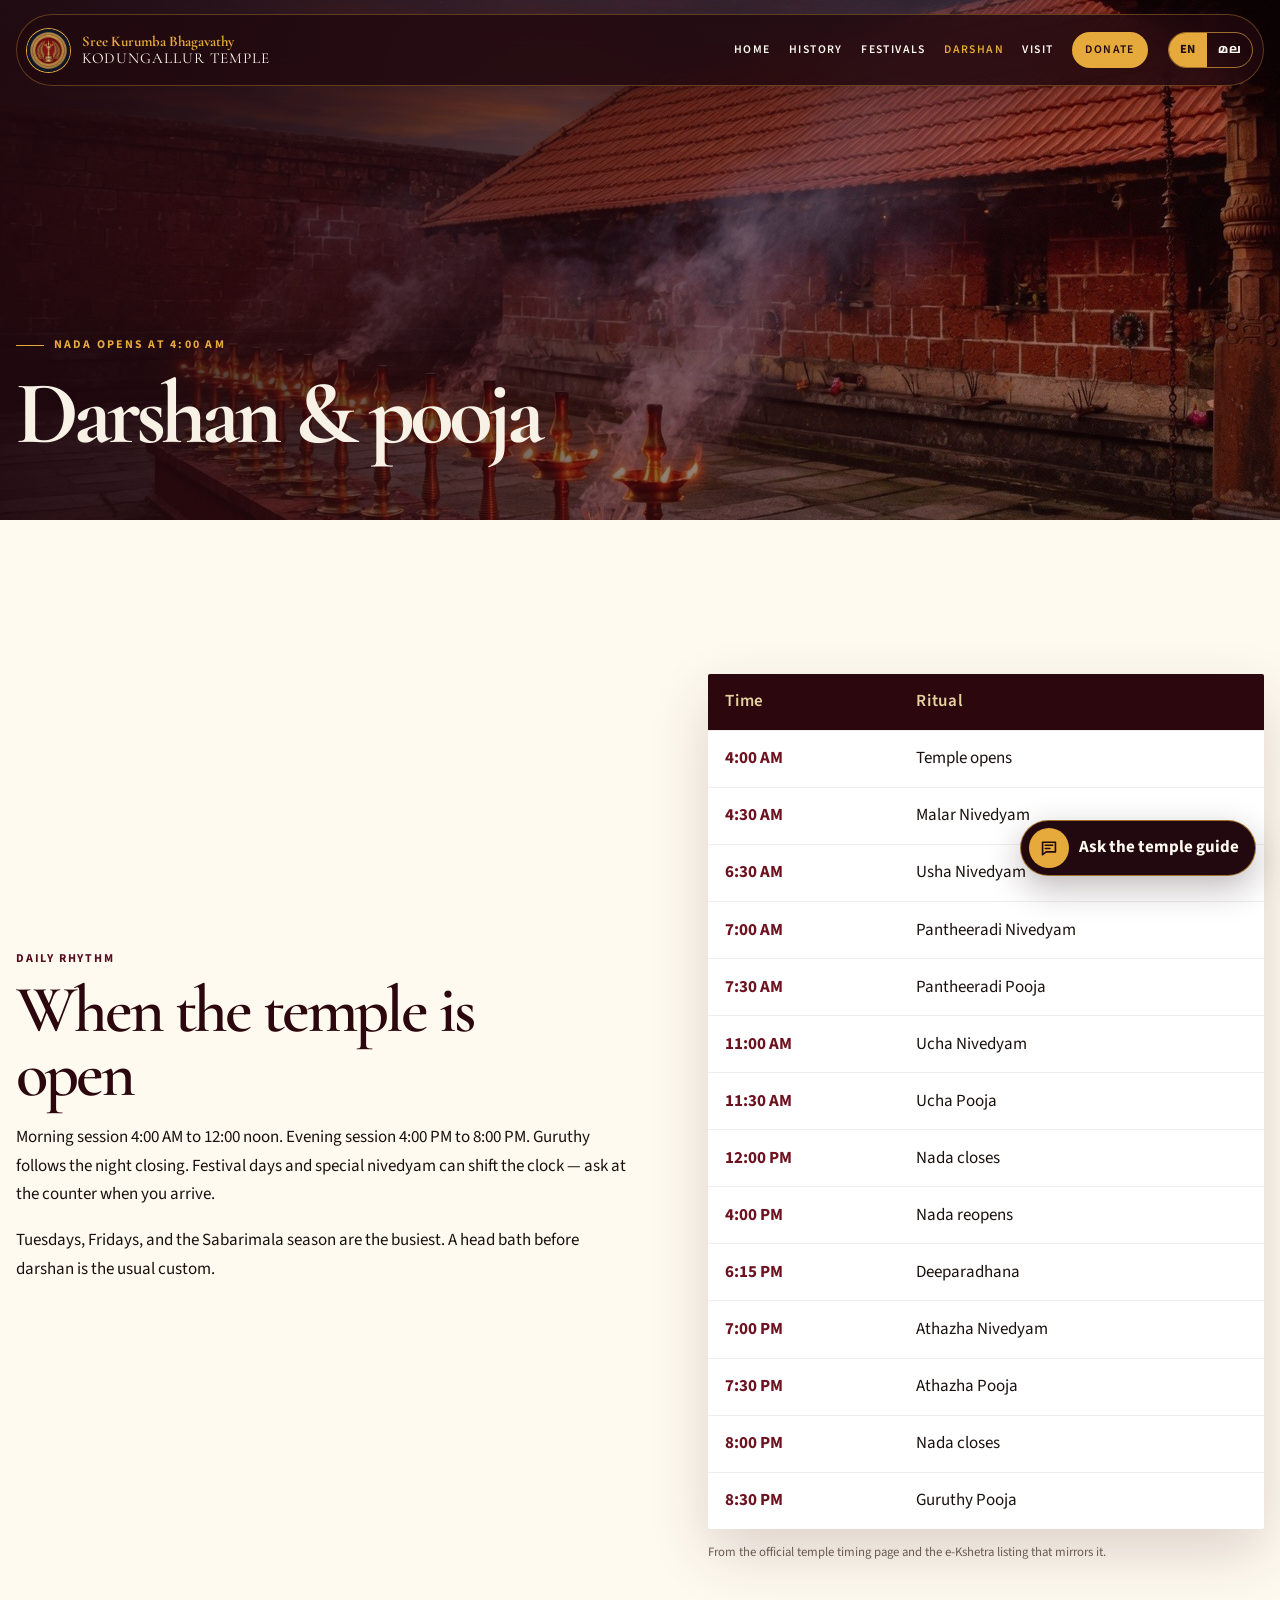
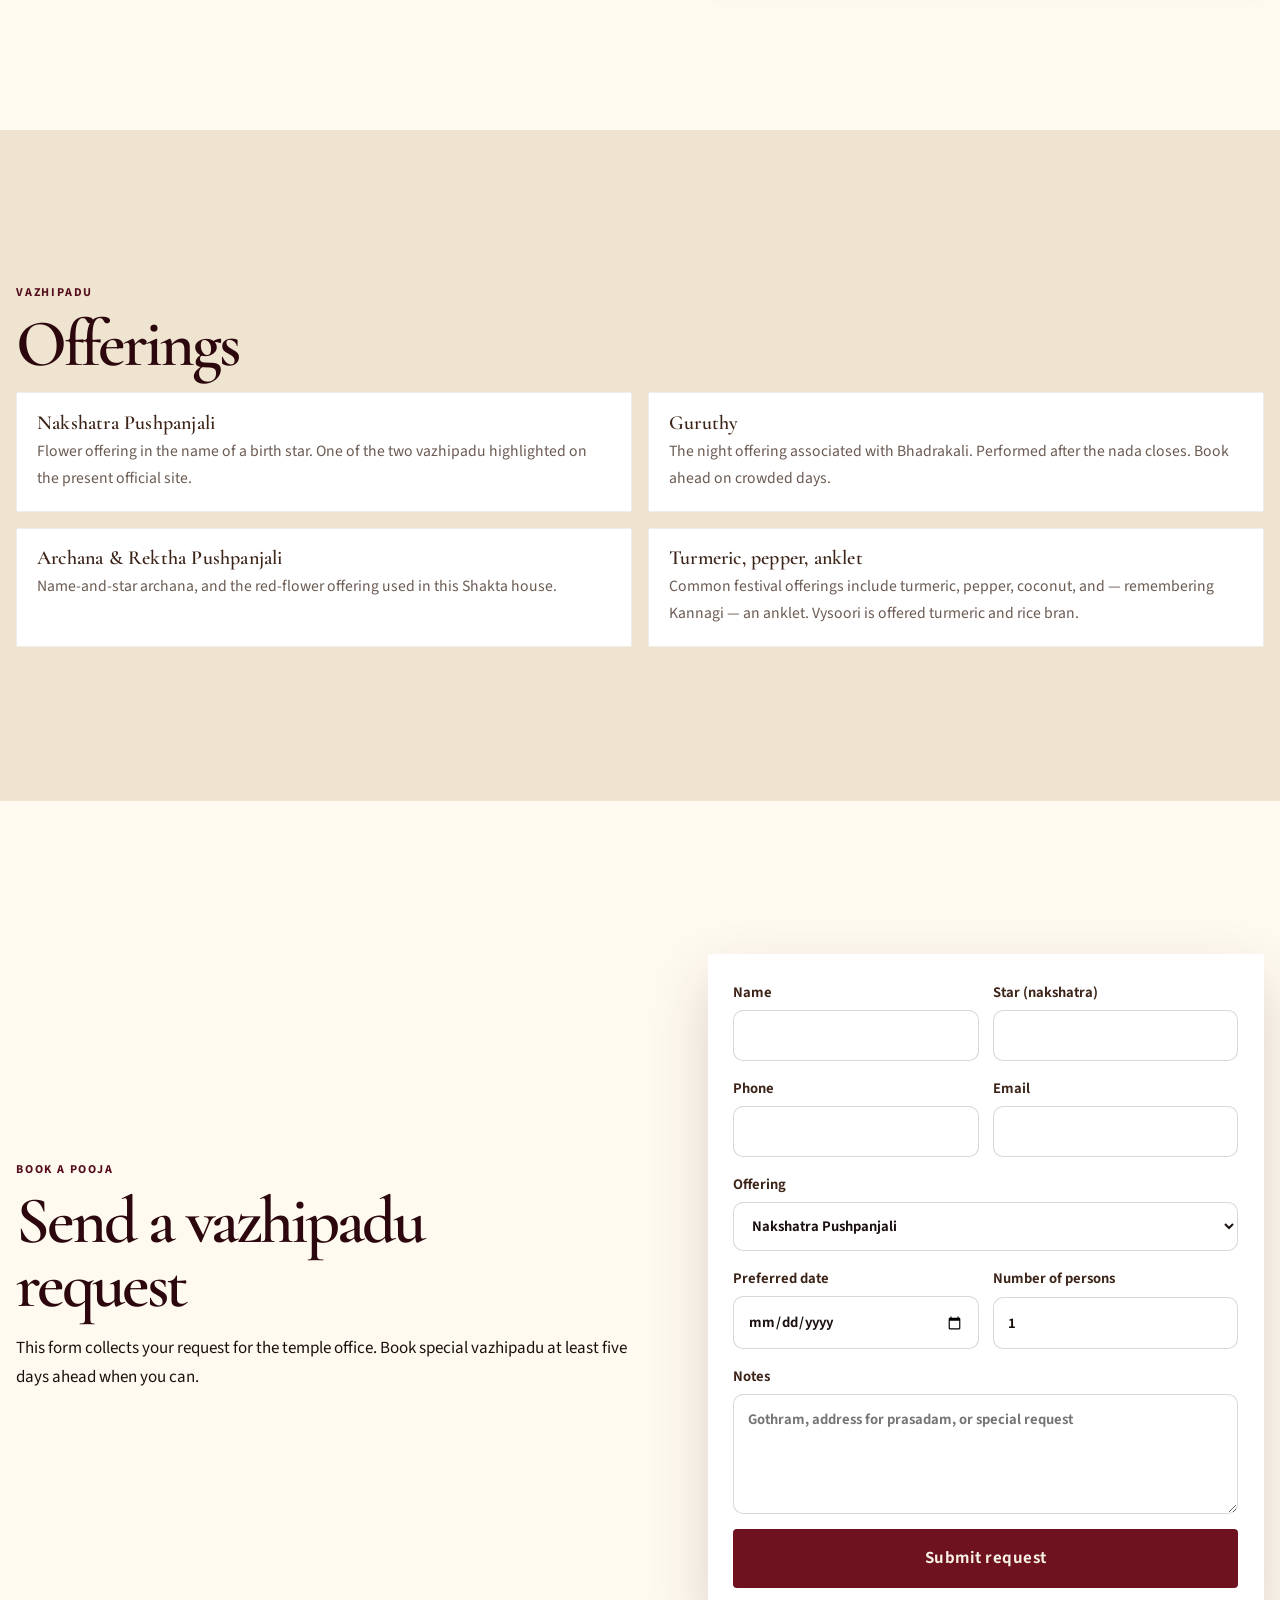
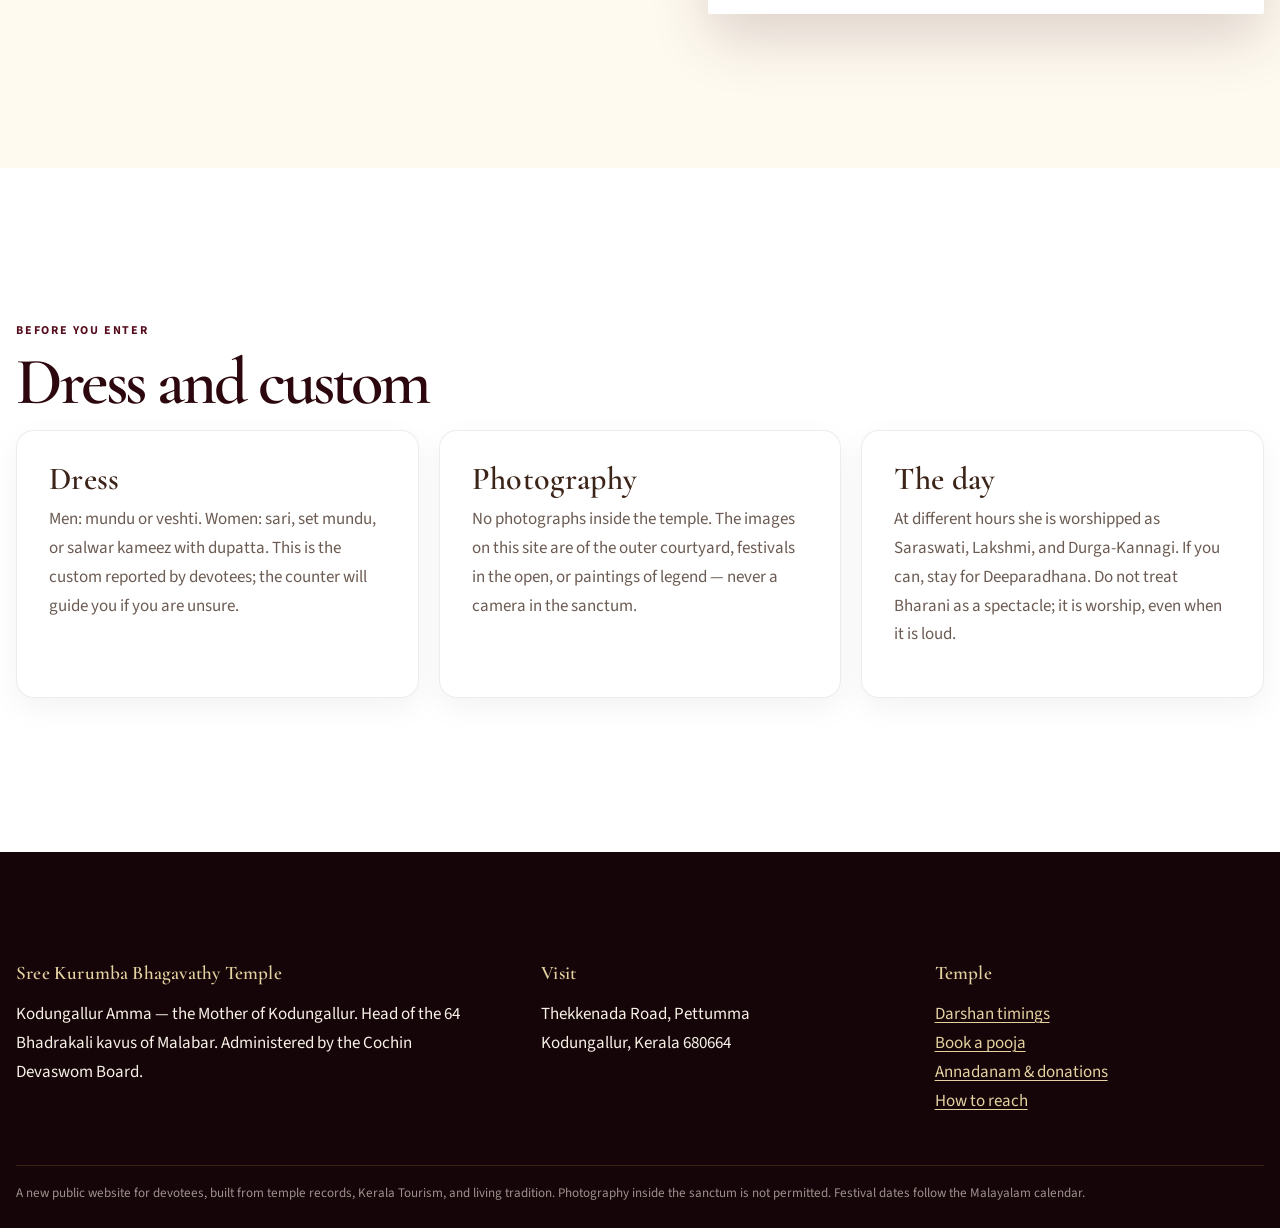
<file: darshan.html>
<!DOCTYPE html>
<html lang="en">
<head>
  <meta charset="utf-8">
  <meta name="viewport" content="width=device-width, initial-scale=1">
  <title>Darshan &amp; pooja — Kodungallur Temple</title>
  <meta name="description" content="Darshan timings, vazhipadu, dress code and pooja request for Kodungallur Sree Kurumba Bhagavathy Temple.">
  <script>
    (function () {
      var lang = localStorage.getItem("temple-lang") === "ml" ? "ml" : "en";
      document.documentElement.lang = lang;
      document.documentElement.classList.toggle("lang-ml", lang === "ml");
      document.documentElement.classList.add("i18n-wait");
    })();
  </script>
  <link rel="preconnect" href="https://fonts.googleapis.com">
  <link rel="preconnect" href="https://fonts.gstatic.com" crossorigin>
  <link href="https://fonts.googleapis.com/css2?family=Cormorant+Garamond:ital,wght@0,500;0,600;0,700;1,500&family=Noto+Sans+Malayalam:wght@400;600;700&family=Noto+Serif+Malayalam:wght@500;700&family=Source+Sans+3:wght@400;600;700&display=swap" rel="stylesheet">
  <link rel="stylesheet" href="css/styles.css">
</head>
<body data-page="darshan">
  <main id="main">
    <section class="page-banner">
      <img src="assets/images/evening-lamps.jpg" alt="Oil lamps at dusk">
      <div class="wrap">
        <p class="eyebrow" data-i18n="dar.eyebrow">Nada opens at 4:00 AM</p>
        <h1 data-i18n="dar.h1">Darshan &amp; pooja</h1>
      </div>
    </section>

    <section class="section">
      <div class="wrap split">
        <div>
          <p class="kicker" data-i18n="dar.kicker.daily">Daily rhythm</p>
          <h2 data-i18n="dar.h2.open">When the temple is open</h2>
          <p data-i18n="dar.p.open1">Morning session 4:00 AM to 12:00 noon. Evening session 4:00 PM to 8:00 PM. Guruthy follows the night closing. Festival days and special nivedyam can shift the clock — ask at the counter when you arrive.</p>
          <p data-i18n="dar.p.open2">Tuesdays, Fridays, and the Sabarimala season are the busiest. A head bath before darshan is the usual custom.</p>
        </div>
        <div>
          <table class="timetable">
            <thead>
              <tr><th data-i18n="dar.th.time">Time</th><th data-i18n="dar.th.ritual">Ritual</th></tr>
            </thead>
            <tbody>
              <tr><td><time>4:00 AM</time></td><td data-i18n="dar.t.open">Temple opens</td></tr>
              <tr><td><time>4:30 AM</time></td><td data-i18n="dar.t.malar">Malar Nivedyam</td></tr>
              <tr><td><time>6:30 AM</time></td><td data-i18n="dar.t.usha">Usha Nivedyam</td></tr>
              <tr><td><time>7:00 AM</time></td><td data-i18n="dar.t.pantn">Pantheeradi Nivedyam</td></tr>
              <tr><td><time>7:30 AM</time></td><td data-i18n="dar.t.pantp">Pantheeradi Pooja</td></tr>
              <tr><td><time>11:00 AM</time></td><td data-i18n="dar.t.uchan">Ucha Nivedyam</td></tr>
              <tr><td><time>11:30 AM</time></td><td data-i18n="dar.t.uchap">Ucha Pooja</td></tr>
              <tr><td><time>12:00 PM</time></td><td data-i18n="dar.t.close">Nada closes</td></tr>
              <tr><td><time>4:00 PM</time></td><td data-i18n="dar.t.reopen">Nada reopens</td></tr>
              <tr><td><time>6:15 PM</time></td><td data-i18n="dar.t.deepa">Deeparadhana</td></tr>
              <tr><td><time>7:00 PM</time></td><td data-i18n="dar.t.athn">Athazha Nivedyam</td></tr>
              <tr><td><time>7:30 PM</time></td><td data-i18n="dar.t.athp">Athazha Pooja</td></tr>
              <tr><td><time>8:00 PM</time></td><td data-i18n="dar.t.close2">Nada closes</td></tr>
              <tr><td><time>8:30 PM</time></td><td data-i18n="dar.t.guruthy">Guruthy Pooja</td></tr>
            </tbody>
          </table>
          <p class="source" data-i18n="dar.src">From the official temple timing page and the e-Kshetra listing that mirrors it.</p>
        </div>
      </div>
    </section>

    <section class="section" style="background: var(--parchment);">
      <div class="wrap">
        <p class="kicker" data-i18n="dar.kicker.vazhi">Vazhipadu</p>
        <h2 data-i18n="dar.h2.off">Offerings</h2>
        <div class="compound">
          <article>
            <h3 data-i18n="dar.off.nak.h">Nakshatra Pushpanjali</h3>
            <p data-i18n="dar.off.nak.p">Flower offering in the name of a birth star. One of the two vazhipadu highlighted on the present official site.</p>
          </article>
          <article>
            <h3 data-i18n="dar.off.gur.h">Guruthy</h3>
            <p data-i18n="dar.off.gur.p">The night offering associated with Bhadrakali. Performed after the nada closes. Book ahead on crowded days.</p>
          </article>
          <article>
            <h3 data-i18n="dar.off.arch.h">Archana &amp; Rektha Pushpanjali</h3>
            <p data-i18n="dar.off.arch.p">Name-and-star archana, and the red-flower offering used in this Shakta house.</p>
          </article>
          <article>
            <h3 data-i18n="dar.off.tur.h">Turmeric, pepper, anklet</h3>
            <p data-i18n="dar.off.tur.p">Common festival offerings include turmeric, pepper, coconut, and — remembering Kannagi — an anklet. Vysoori is offered turmeric and rice bran.</p>
          </article>
        </div>
      </div>
    </section>

    <section class="section" id="pooja">
      <div class="wrap split">
        <div>
          <p class="kicker" data-i18n="dar.kicker.book">Book a pooja</p>
          <h2 data-i18n="dar.h2.req">Send a vazhipadu request</h2>
          <p data-i18n="dar.p.req">This form collects your request for the temple office. Book special vazhipadu at least five days ahead when you can.</p>
        </div>
        <div class="form-card">
          <form data-i18n-confirm="dar.confirm" data-confirm="Received! Your pooja request has been noted on this site.">
            <div class="form-row">
              <label><span data-i18n="form.name">Name</span> <input name="name" type="text" autocomplete="name" maxlength="150" pattern="[^0-9]*" data-no-digits required></label>
              <label><span data-i18n="form.star">Star (nakshatra)</span> <input name="star" type="text" maxlength="100" data-letters-only required></label>
            </div>
            <div class="form-row">
              <label><span data-i18n="form.phone">Phone</span> <input name="phone" type="tel" inputmode="numeric" autocomplete="tel" maxlength="20" pattern="[0-9]+" data-digits-only required></label>
              <label><span data-i18n="form.email">Email</span> <input name="email" type="email" inputmode="email" autocomplete="email" maxlength="254" required></label>
            </div>
            <label><span data-i18n="form.offering">Offering</span>
              <select name="offering" required>
                <option value="nakshatra" data-i18n="opt.nak">Nakshatra Pushpanjali</option>
                <option value="guruthy" data-i18n="opt.gur">Guruthy</option>
                <option value="archana" data-i18n="opt.arch">Archana</option>
                <option value="rektha" data-i18n="opt.rek">Rektha Pushpanjali</option>
                <option value="other" data-i18n="opt.other">Other / please advise</option>
              </select>
            </label>
            <div class="form-row">
              <label><span data-i18n="form.date">Preferred date</span> <input name="date" type="date" data-date-window required></label>
              <label><span data-i18n="form.persons">Number of persons</span> <input name="persons" type="number" inputmode="numeric" min="1" step="1" value="1" required></label>
            </div>
            <label><span data-i18n="form.notes">Notes</span> <textarea name="notes" maxlength="2000" data-i18n-placeholder="form.notes.ph" placeholder="Gothram, address for prasadam, or special request"></textarea></label>
            <button class="btn btn-blood" type="submit" data-i18n="form.submit.pooja">Submit request</button>
            <p class="form-success" role="status"></p>
            <p class="form-error" role="alert"></p>
          </form>
        </div>
      </div>
    </section>

    <section class="section" id="customs" style="background: #fff;">
      <div class="wrap">
        <p class="kicker" data-i18n="dar.kicker.before">Before you enter</p>
        <h2 data-i18n="dar.h2.dress">Dress and custom</h2>
        <div class="cards">
          <article class="card">
            <div class="card-body">
              <h3 data-i18n="dar.dress.h">Dress</h3>
              <p data-i18n="dar.dress.p">Men: mundu or veshti. Women: sari, set mundu, or salwar kameez with dupatta. This is the custom reported by devotees; the counter will guide you if you are unsure.</p>
            </div>
          </article>
          <article class="card">
            <div class="card-body">
              <h3 data-i18n="dar.photo.h">Photography</h3>
              <p data-i18n="dar.photo.p">No photographs inside the temple. The images on this site are of the outer courtyard, festivals in the open, or paintings of legend — never a camera in the sanctum.</p>
            </div>
          </article>
          <article class="card">
            <div class="card-body">
              <h3 data-i18n="dar.day.h">The day</h3>
              <p data-i18n="dar.day.p">At different hours she is worshipped as Saraswati, Lakshmi, and Durga-Kannagi. If you can, stay for Deeparadhana. Do not treat Bharani as a spectacle; it is worship, even when it is loud.</p>
            </div>
          </article>
        </div>
      </div>
    </section>
  </main>
  <script src="js/config.js"></script>
  <script src="js/i18n.js"></script>
  <script src="js/main.js"></script>
  <script src="js/chatbot.js"></script>
</body>
</html>
</file>
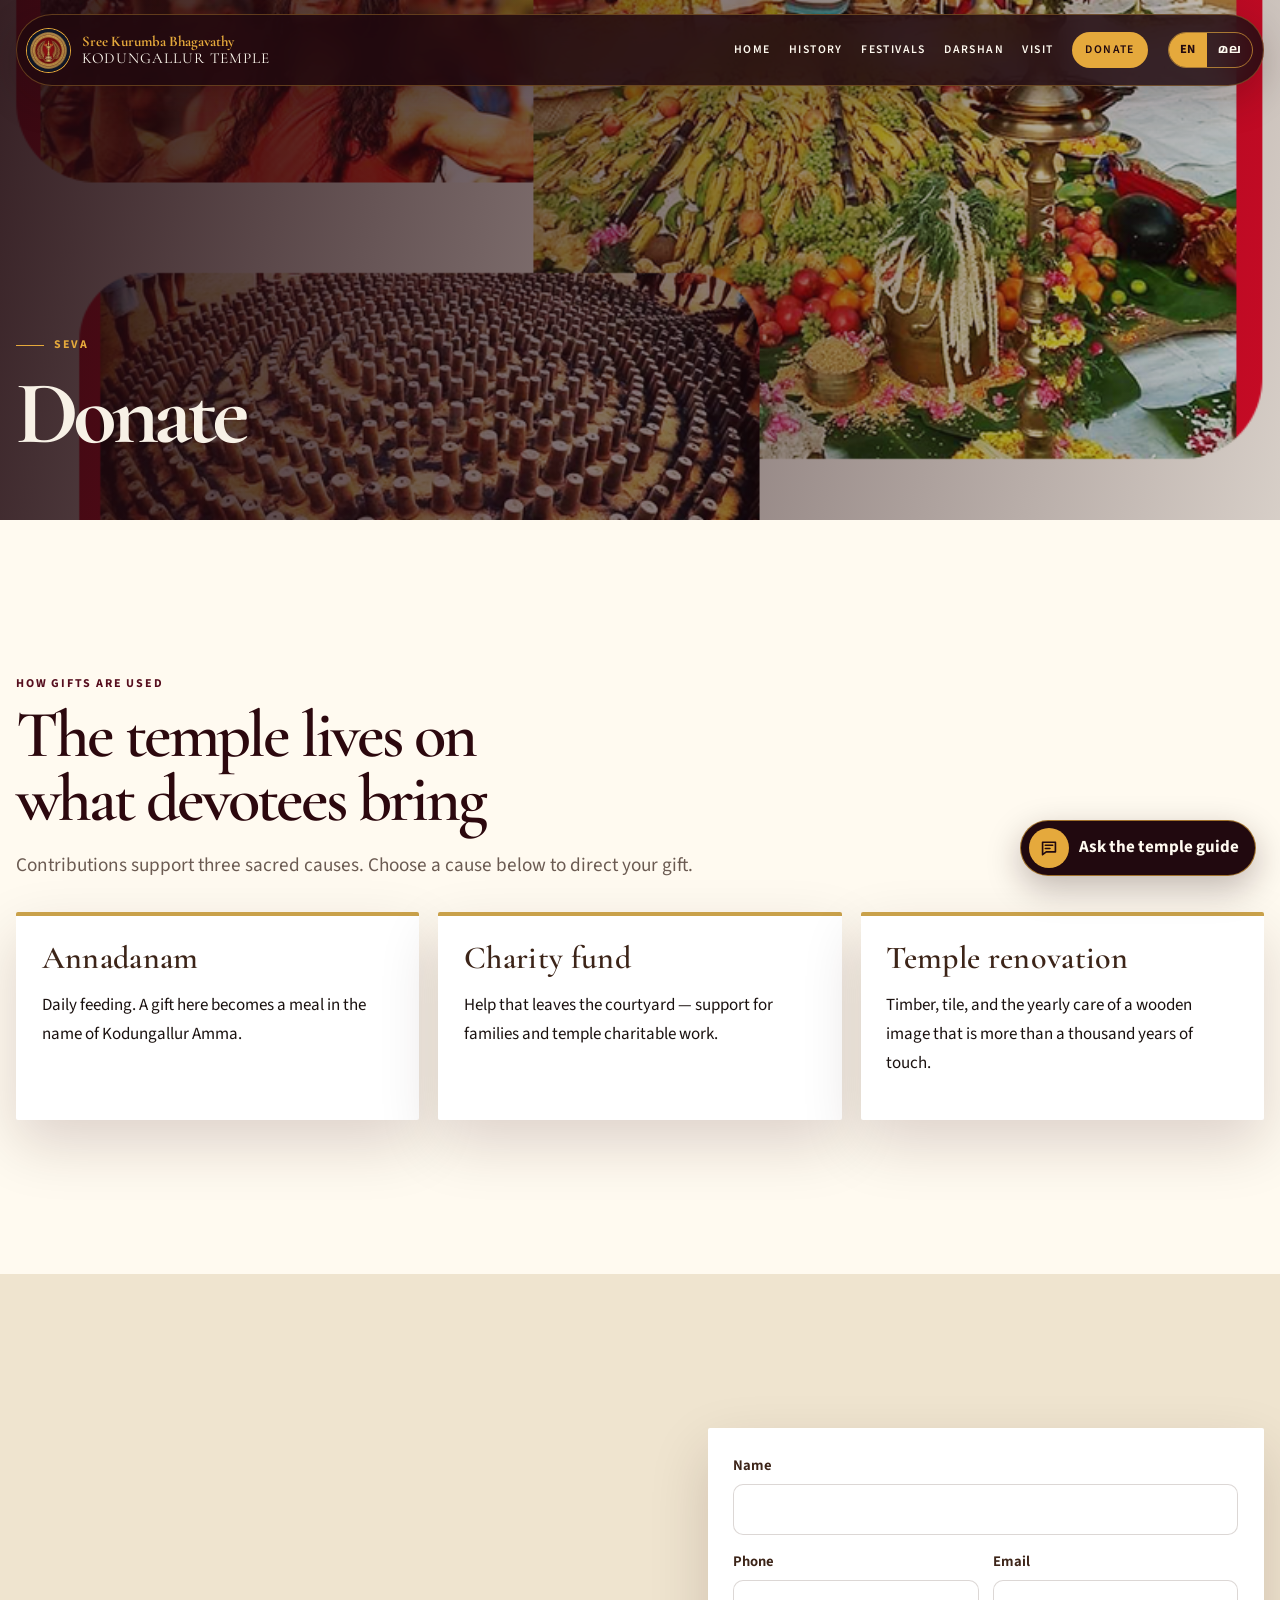
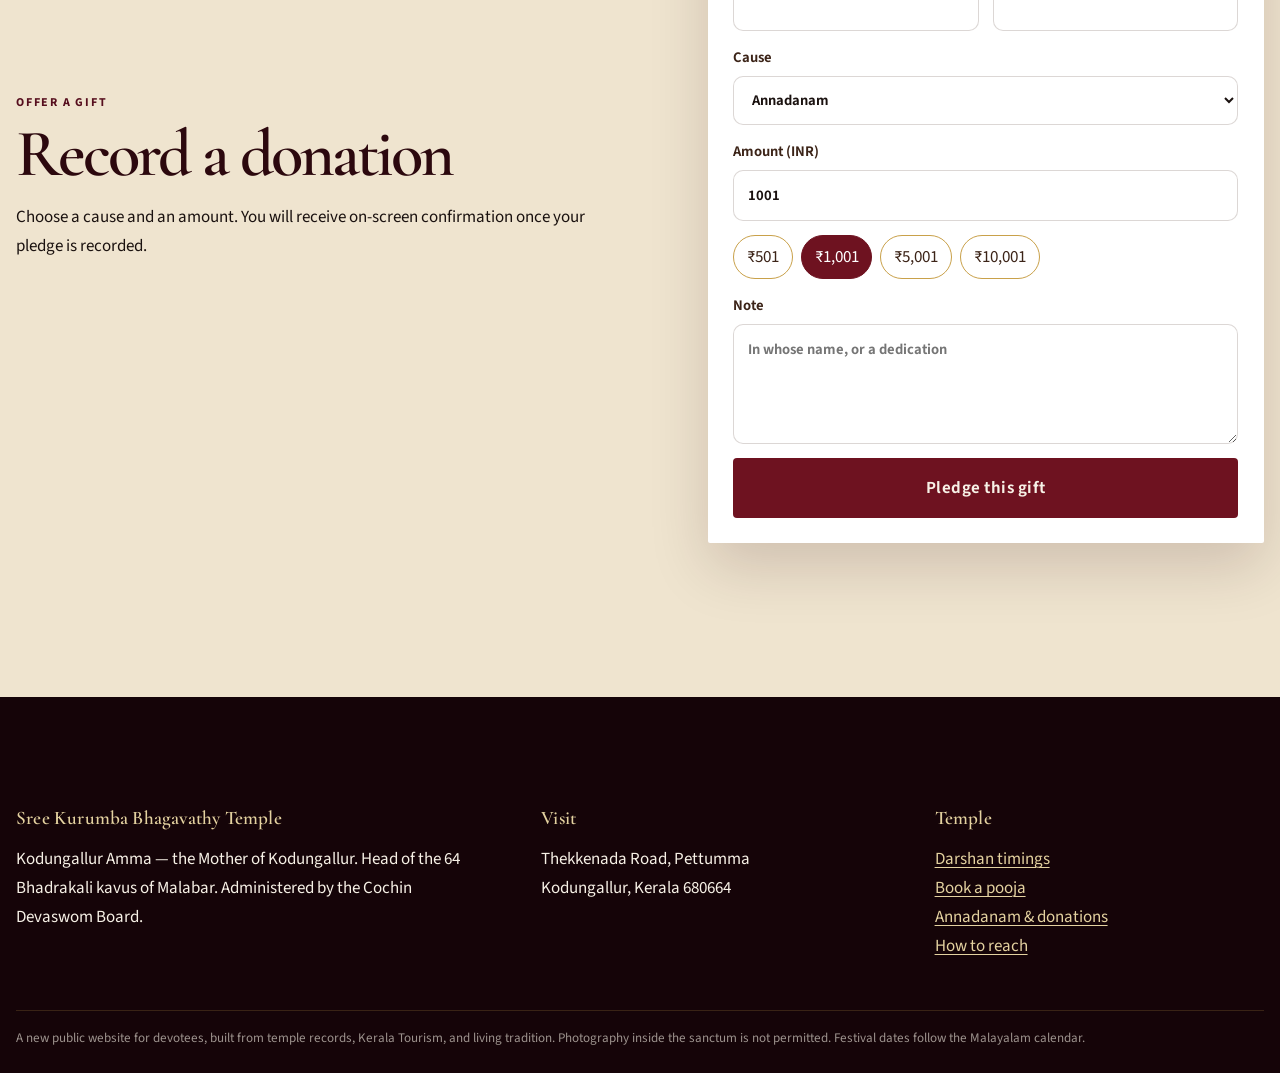
<file: donate.html>
<!DOCTYPE html>
<html lang="en">
<head>
  <meta charset="utf-8">
  <meta name="viewport" content="width=device-width, initial-scale=1">
  <title>Donate — Kodungallur Sree Kurumba Bhagavathy Temple</title>
  <meta name="description" content="Support annadanam, charity and temple renovation at Kodungallur Sree Kurumba Bhagavathy Temple.">
  <script>
    (function () {
      var lang = localStorage.getItem("temple-lang") === "ml" ? "ml" : "en";
      document.documentElement.lang = lang;
      document.documentElement.classList.toggle("lang-ml", lang === "ml");
      document.documentElement.classList.add("i18n-wait");
    })();
  </script>
  <link rel="preconnect" href="https://fonts.googleapis.com">
  <link rel="preconnect" href="https://fonts.gstatic.com" crossorigin>
  <link href="https://fonts.googleapis.com/css2?family=Cormorant+Garamond:ital,wght@0,500;0,600;0,700;1,500&family=Noto+Sans+Malayalam:wght@400;600;700&family=Noto+Serif+Malayalam:wght@500;700&family=Source+Sans+3:wght@400;600;700&display=swap" rel="stylesheet">
  <link rel="stylesheet" href="css/styles.css">
</head>
<body data-page="donate">
  <main id="main">
    <section class="page-banner">
      <img src="assets/images/official-offerings.png" alt="Offerings of fruit, lamps and festival drums">
      <div class="wrap">
        <p class="eyebrow" data-i18n="don.eyebrow">Seva</p>
        <h1 data-i18n="don.h1">Donate</h1>
      </div>
    </section>

    <section class="section">
      <div class="wrap">
        <p class="kicker" data-i18n="don.kicker.how">How gifts are used</p>
        <h2 data-i18n="don.h2.lives">The temple lives on what devotees bring</h2>
        <p class="lede-body" data-i18n="don.p.intro">Contributions support three sacred causes. Choose a cause below to direct your gift.</p>
        <div class="donate-grid mt-2">
          <article class="donate-card">
            <h3 data-i18n="don.ann.h">Annadanam</h3>
            <p data-i18n="don.ann.p">Daily feeding. A gift here becomes a meal in the name of Kodungallur Amma.</p>
          </article>
          <article class="donate-card">
            <h3 data-i18n="don.cha.h">Charity fund</h3>
            <p data-i18n="don.cha.p">Help that leaves the courtyard — support for families and temple charitable work.</p>
          </article>
          <article class="donate-card">
            <h3 data-i18n="don.ren.h">Temple renovation</h3>
            <p data-i18n="don.ren.p">Timber, tile, and the yearly care of a wooden image that is more than a thousand years of touch.</p>
          </article>
        </div>
      </div>
    </section>

    <section class="section" style="background: var(--parchment);">
      <div class="wrap split">
        <div>
          <p class="kicker" data-i18n="don.kicker.offer">Offer a gift</p>
          <h2 data-i18n="don.h2.rec">Record a donation</h2>
          <p data-i18n="don.p.rec">Choose a cause and an amount. You will receive on-screen confirmation once your pledge is recorded.</p>
        </div>
        <div class="form-card">
          <form data-i18n-confirm="don.confirm" data-confirm="Received! Your donation pledge has been recorded.">
            <label><span data-i18n="form.name">Name</span> <input name="name" type="text" autocomplete="name" maxlength="150" pattern="[^0-9]*" data-no-digits required></label>
            <div class="form-row">
              <label><span data-i18n="form.phone">Phone</span> <input name="phone" type="tel" inputmode="numeric" autocomplete="tel" maxlength="20" pattern="[0-9]+" data-digits-only required></label>
              <label><span data-i18n="form.email">Email</span> <input name="email" type="email" inputmode="email" autocomplete="email" maxlength="254"></label>
            </div>
            <label><span data-i18n="form.cause">Cause</span>
              <select name="cause" required>
                <option value="annadanam" data-i18n="opt.ann">Annadanam</option>
                <option value="charity" data-i18n="opt.cha">Charity fund</option>
                <option value="renovation" data-i18n="opt.ren">Temple renovation</option>
              </select>
            </label>
            <label><span data-i18n="form.amount">Amount (INR)</span>
              <input id="amount" name="amount" type="number" inputmode="numeric" min="100" step="1" value="1001" required>
            </label>
            <div class="amounts" role="group" aria-label="Suggested amounts">
              <button type="button" data-amount="501">₹501</button>
              <button type="button" data-amount="1001" class="active">₹1,001</button>
              <button type="button" data-amount="5001">₹5,001</button>
              <button type="button" data-amount="10001">₹10,001</button>
            </div>
            <label><span data-i18n="form.note">Note</span> <textarea name="note" maxlength="2000" data-i18n-placeholder="form.note.ph" placeholder="In whose name, or a dedication"></textarea></label>
            <button class="btn btn-blood" type="submit" data-i18n="form.pledge">Pledge this gift</button>
            <p class="form-success" role="status"></p>
            <p class="form-error" role="alert"></p>
          </form>
        </div>
      </div>
    </section>
  </main>
  <script src="js/config.js"></script>
  <script src="js/i18n.js"></script>
  <script src="js/main.js"></script>
  <script src="js/chatbot.js"></script>
</body>
</html>
</file>
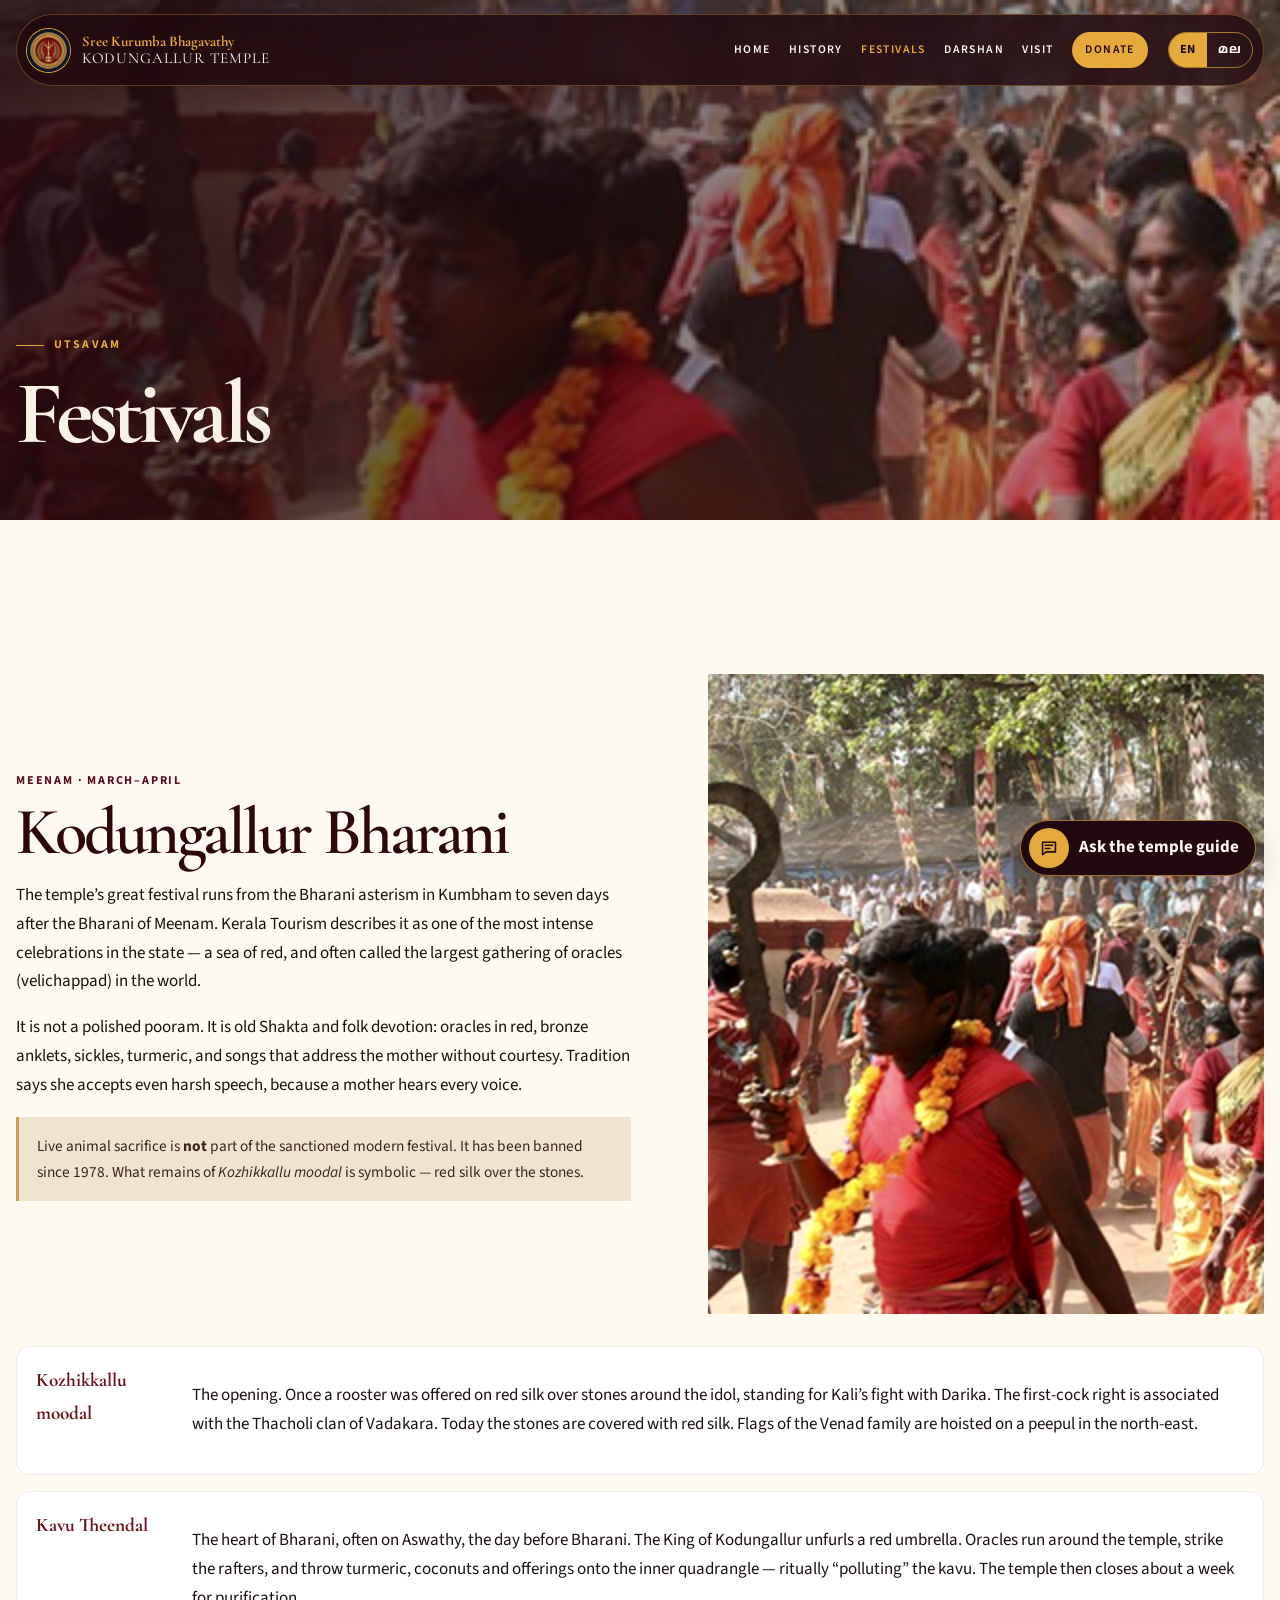
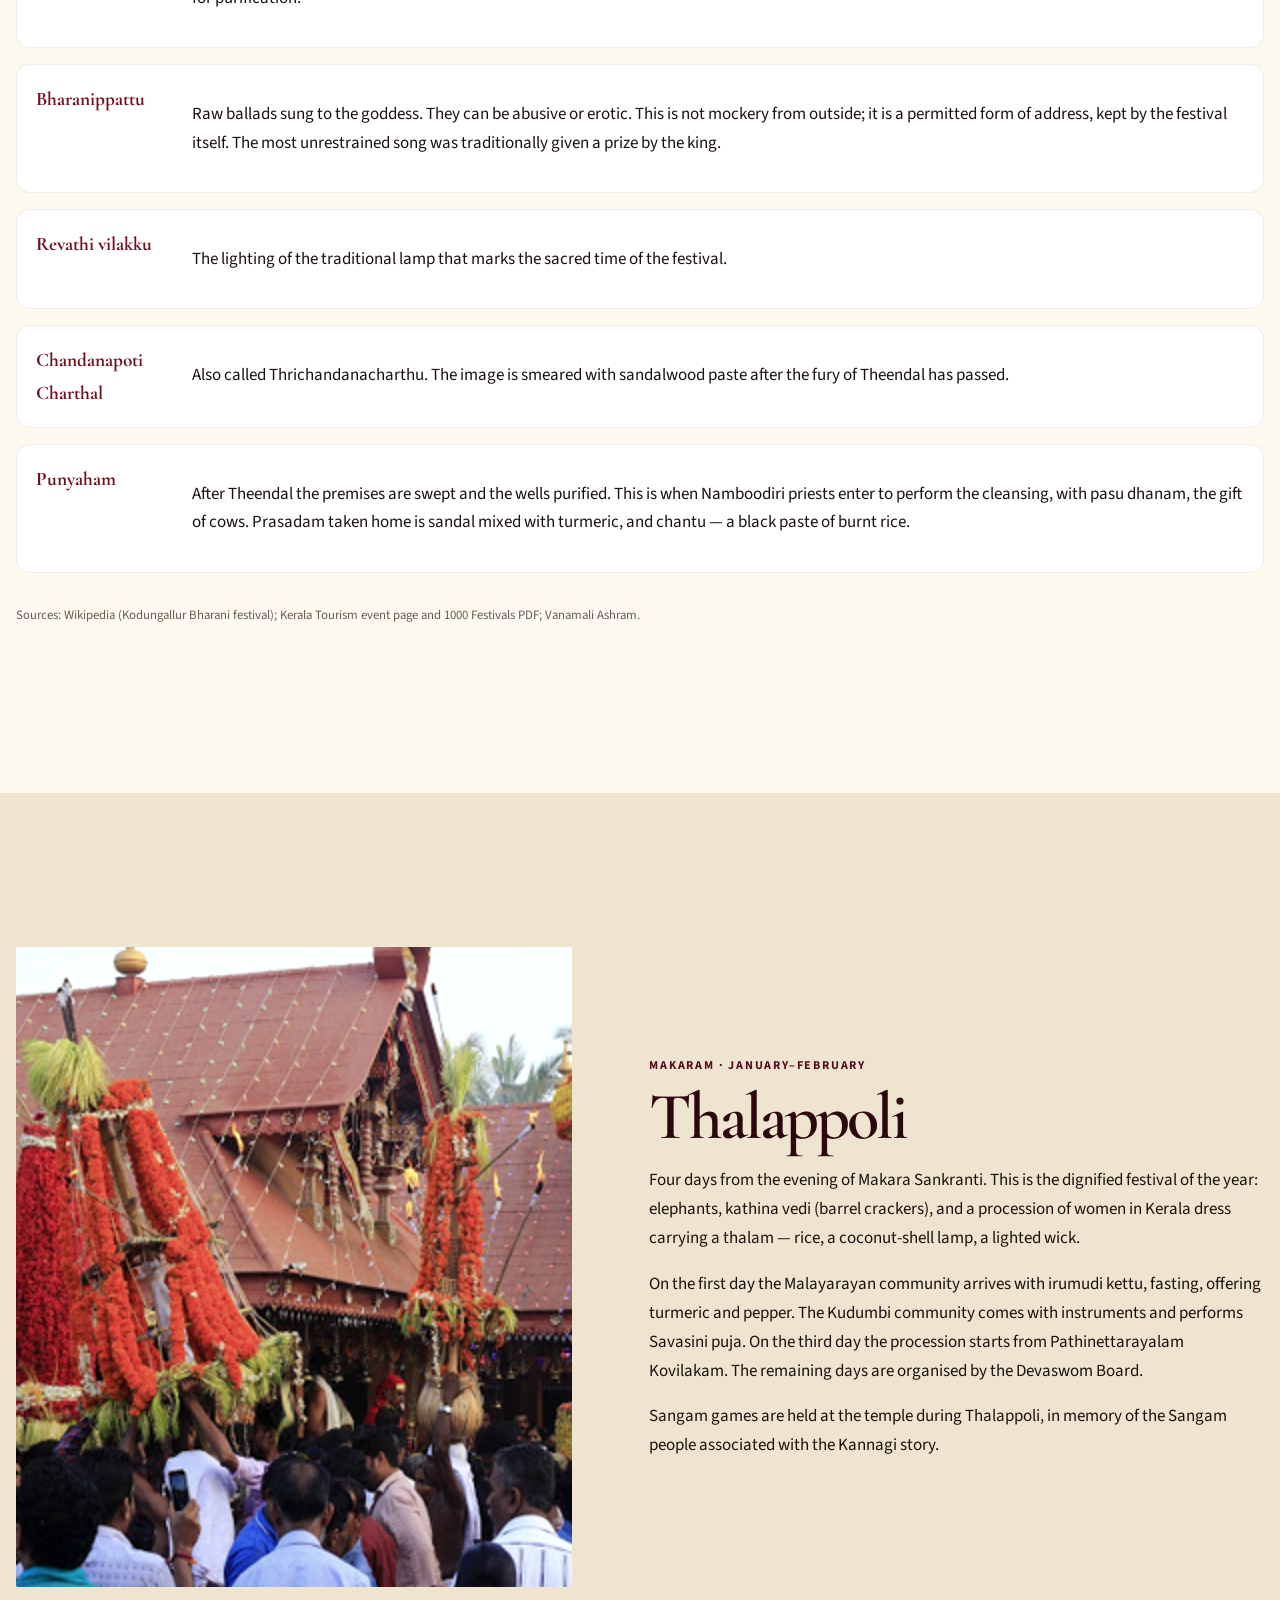
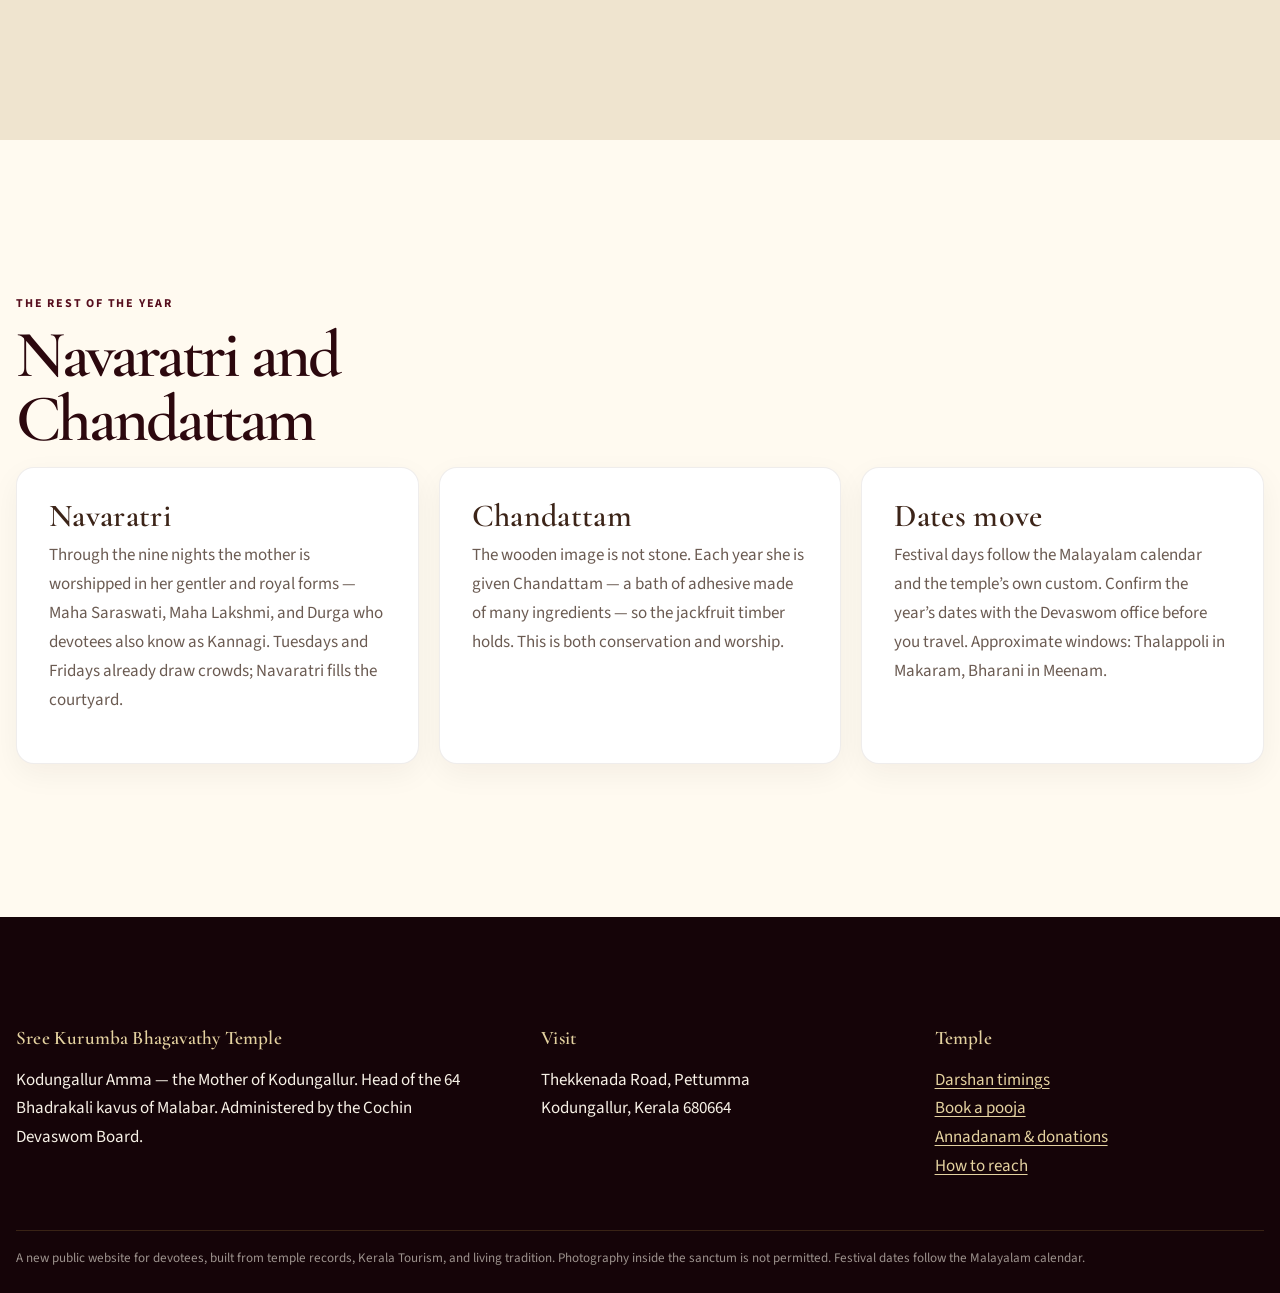
<file: festivals.html>
<!DOCTYPE html>
<html lang="en">
<head>
  <meta charset="utf-8">
  <meta name="viewport" content="width=device-width, initial-scale=1">
  <title>Festivals — Kodungallur Bharani &amp; Thalappoli</title>
  <meta name="description" content="Kodungallur Bharani, Kavu Theendal, Thalappoli, Navaratri and Chandattam at Sree Kurumba Bhagavathy Temple.">
  <script>
    (function () {
      var lang = localStorage.getItem("temple-lang") === "ml" ? "ml" : "en";
      document.documentElement.lang = lang;
      document.documentElement.classList.toggle("lang-ml", lang === "ml");
      document.documentElement.classList.add("i18n-wait");
    })();
  </script>
  <link rel="preconnect" href="https://fonts.googleapis.com">
  <link rel="preconnect" href="https://fonts.gstatic.com" crossorigin>
  <link href="https://fonts.googleapis.com/css2?family=Cormorant+Garamond:ital,wght@0,500;0,600;0,700;1,500&family=Noto+Sans+Malayalam:wght@400;600;700&family=Noto+Serif+Malayalam:wght@500;700&family=Source+Sans+3:wght@400;600;700&display=swap" rel="stylesheet">
  <link rel="stylesheet" href="css/styles.css">
</head>
<body data-page="festivals">
  <main id="main">
    <section class="page-banner">
      <img src="assets/images/official-bharani.png" alt="Velichappads in red during Kodungallur Bharani">
      <div class="wrap">
        <p class="eyebrow" data-i18n="fest.eyebrow">Utsavam</p>
        <h1 data-i18n="fest.h1">Festivals</h1>
      </div>
    </section>

    <section class="section" id="bharani">
      <div class="wrap split">
        <div>
          <p class="kicker" data-i18n="fest.kicker.meenam">Meenam · March–April</p>
          <h2 data-i18n="fest.h2.bharani">Kodungallur Bharani</h2>
          <p data-i18n="fest.p.b1">The temple’s great festival runs from the Bharani asterism in Kumbham to seven days after the Bharani of Meenam. Kerala Tourism describes it as one of the most intense celebrations in the state — a sea of red, and often called the largest gathering of oracles (velichappad) in the world.</p>
          <p data-i18n="fest.p.b2">It is not a polished pooram. It is old Shakta and folk devotion: oracles in red, bronze anklets, sickles, turmeric, and songs that address the mother without courtesy. Tradition says she accepts even harsh speech, because a mother hears every voice.</p>
          <p class="note" data-i18n-html="fest.note.ban">Live animal sacrifice is <strong>not</strong> part of the sanctioned modern festival. It has been banned since 1978. What remains of <em>Kozhikkallu moodal</em> is symbolic — red silk over the stones.</p>
        </div>
        <div class="frame">
          <img src="assets/images/official-bharani.png" alt="Oracles moving through the Bharani crowd">
        </div>
      </div>

      <div class="wrap mt-2">
        <div class="rituals">
          <article class="ritual">
            <b data-i18n="fest.r.kozh.h">Kozhikkallu moodal</b>
            <p data-i18n="fest.r.kozh.p">The opening. Once a rooster was offered on red silk over stones around the idol, standing for Kali’s fight with Darika. The first-cock right is associated with the Thacholi clan of Vadakara. Today the stones are covered with red silk. Flags of the Venad family are hoisted on a peepul in the north-east.</p>
          </article>
          <article class="ritual">
            <b data-i18n="fest.r.kavu.h">Kavu Theendal</b>
            <p data-i18n="fest.r.kavu.p">The heart of Bharani, often on Aswathy, the day before Bharani. The King of Kodungallur unfurls a red umbrella. Oracles run around the temple, strike the rafters, and throw turmeric, coconuts and offerings onto the inner quadrangle — ritually “polluting” the kavu. The temple then closes about a week for purification.</p>
          </article>
          <article class="ritual">
            <b data-i18n="fest.r.pattu.h">Bharanippattu</b>
            <p data-i18n="fest.r.pattu.p">Raw ballads sung to the goddess. They can be abusive or erotic. This is not mockery from outside; it is a permitted form of address, kept by the festival itself. The most unrestrained song was traditionally given a prize by the king.</p>
          </article>
          <article class="ritual">
            <b data-i18n="fest.r.rev.h">Revathi vilakku</b>
            <p data-i18n="fest.r.rev.p">The lighting of the traditional lamp that marks the sacred time of the festival.</p>
          </article>
          <article class="ritual">
            <b data-i18n="fest.r.chan.h">Chandanapoti Charthal</b>
            <p data-i18n="fest.r.chan.p">Also called Thrichandanacharthu. The image is smeared with sandalwood paste after the fury of Theendal has passed.</p>
          </article>
          <article class="ritual">
            <b data-i18n="fest.r.pun.h">Punyaham</b>
            <p data-i18n="fest.r.pun.p">After Theendal the premises are swept and the wells purified. This is when Namboodiri priests enter to perform the cleansing, with pasu dhanam, the gift of cows. Prasadam taken home is sandal mixed with turmeric, and chantu — a black paste of burnt rice.</p>
          </article>
        </div>
        <p class="source mt-2" data-i18n="fest.src">Sources: Wikipedia (Kodungallur Bharani festival); Kerala Tourism event page and 1000 Festivals PDF; Vanamali Ashram.</p>
      </div>
    </section>

    <section class="section" id="thalappoli" style="background: var(--parchment);">
      <div class="wrap split reverse">
        <div class="copy">
          <p class="kicker" data-i18n="fest.kicker.makaram">Makaram · January–February</p>
          <h2 data-i18n="fest.h2.thala">Thalappoli</h2>
          <p data-i18n="fest.p.t1">Four days from the evening of Makara Sankranti. This is the dignified festival of the year: elephants, kathina vedi (barrel crackers), and a procession of women in Kerala dress carrying a thalam — rice, a coconut-shell lamp, a lighted wick.</p>
          <p data-i18n="fest.p.t2">On the first day the Malayarayan community arrives with irumudi kettu, fasting, offering turmeric and pepper. The Kudumbi community comes with instruments and performs Savasini puja. On the third day the procession starts from Pathinettarayalam Kovilakam. The remaining days are organised by the Devaswom Board.</p>
          <p data-i18n="fest.p.t3">Sangam games are held at the temple during Thalappoli, in memory of the Sangam people associated with the Kannagi story.</p>
        </div>
        <div class="frame">
          <img src="assets/images/official-thalappoli.png" alt="Flower towers carried toward the temple during Thalappoli">
        </div>
      </div>
    </section>

    <section class="section">
      <div class="wrap">
        <p class="kicker" data-i18n="fest.kicker.rest">The rest of the year</p>
        <h2 data-i18n="fest.h2.nava">Navaratri and Chandattam</h2>
        <div class="cards">
          <article class="card">
            <div class="card-body">
              <h3 data-i18n="fest.nava.h">Navaratri</h3>
              <p data-i18n="fest.nava.p">Through the nine nights the mother is worshipped in her gentler and royal forms — Maha Saraswati, Maha Lakshmi, and Durga who devotees also know as Kannagi. Tuesdays and Fridays already draw crowds; Navaratri fills the courtyard.</p>
            </div>
          </article>
          <article class="card">
            <div class="card-body">
              <h3 data-i18n="fest.chand.h">Chandattam</h3>
              <p data-i18n="fest.chand.p">The wooden image is not stone. Each year she is given Chandattam — a bath of adhesive made of many ingredients — so the jackfruit timber holds. This is both conservation and worship.</p>
            </div>
          </article>
          <article class="card">
            <div class="card-body">
              <h3 data-i18n="fest.dates.h">Dates move</h3>
              <p data-i18n="fest.dates.p">Festival days follow the Malayalam calendar and the temple’s own custom. Confirm the year’s dates with the Devaswom office before you travel. Approximate windows: Thalappoli in Makaram, Bharani in Meenam.</p>
            </div>
          </article>
        </div>
      </div>
    </section>
  </main>
  <script src="js/config.js"></script>
  <script src="js/i18n.js"></script>
  <script src="js/main.js"></script>
  <script src="js/chatbot.js"></script>
</body>
</html>
</file>
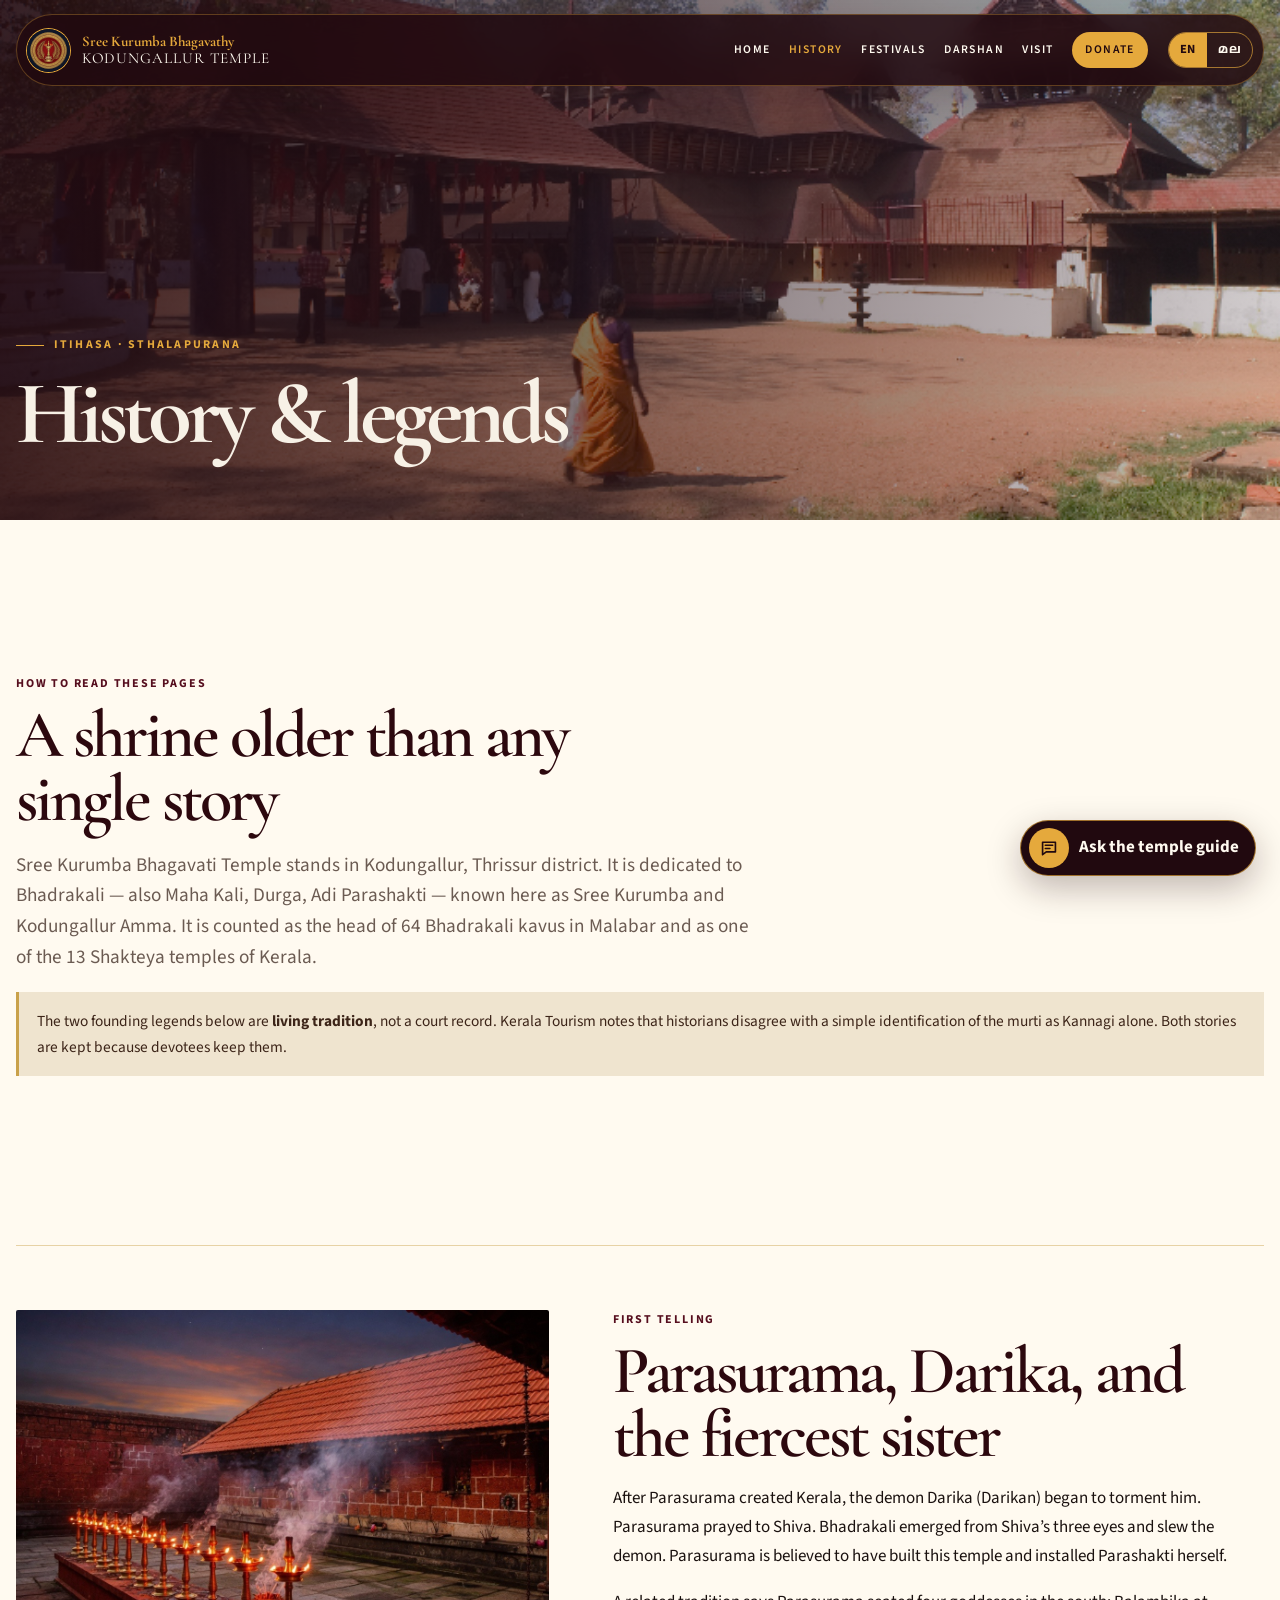
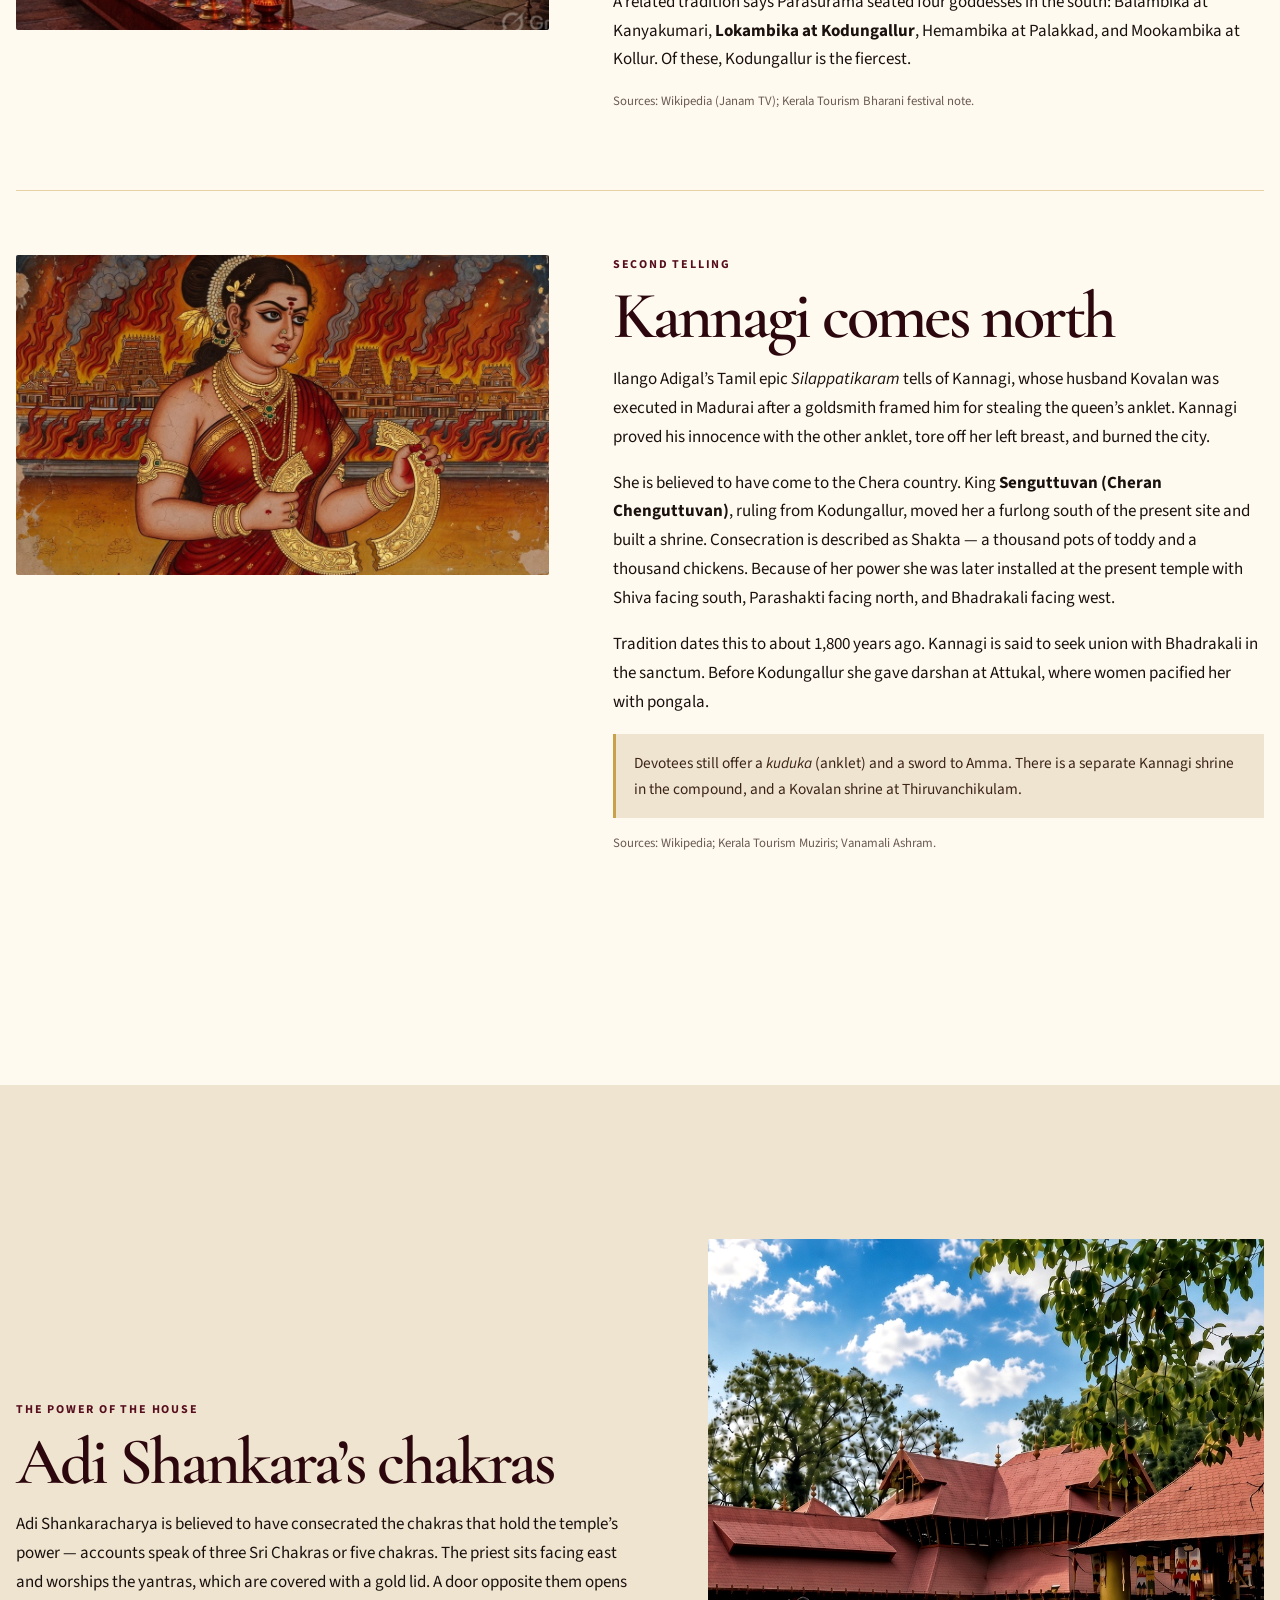
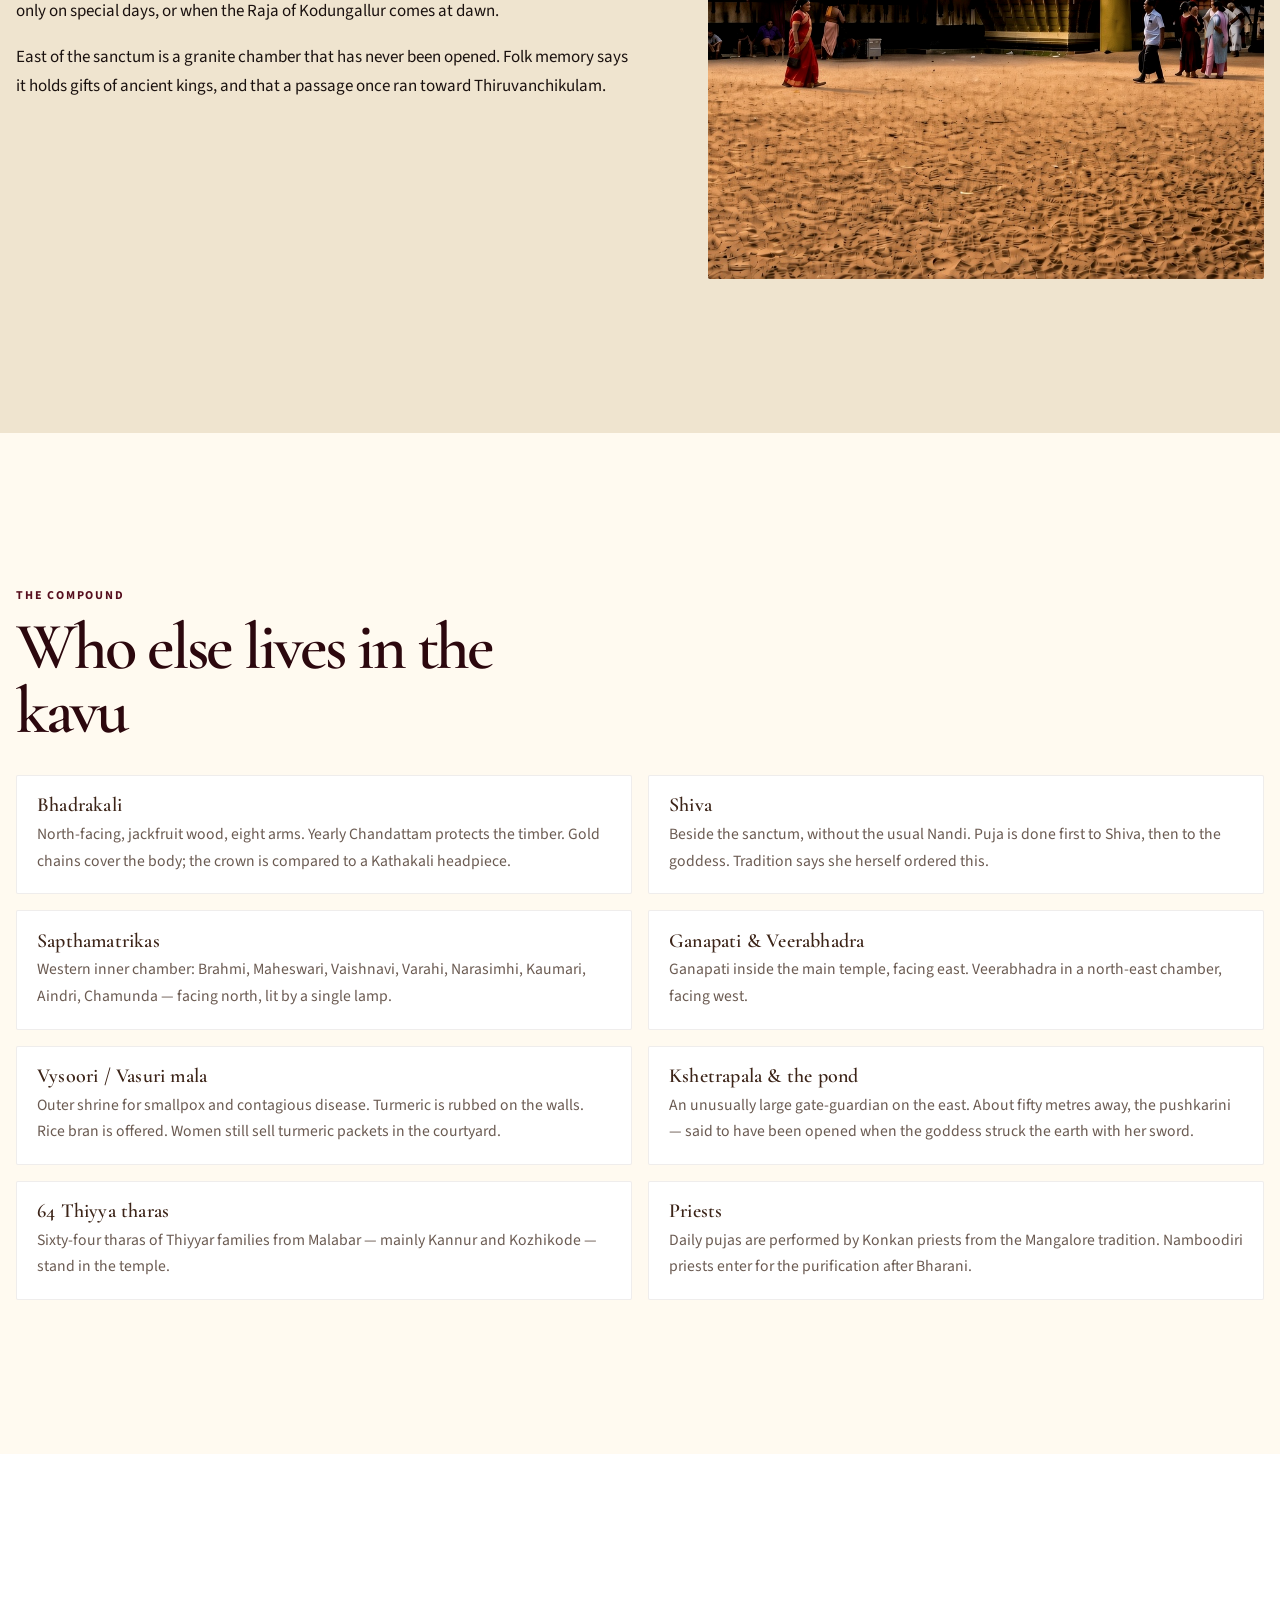
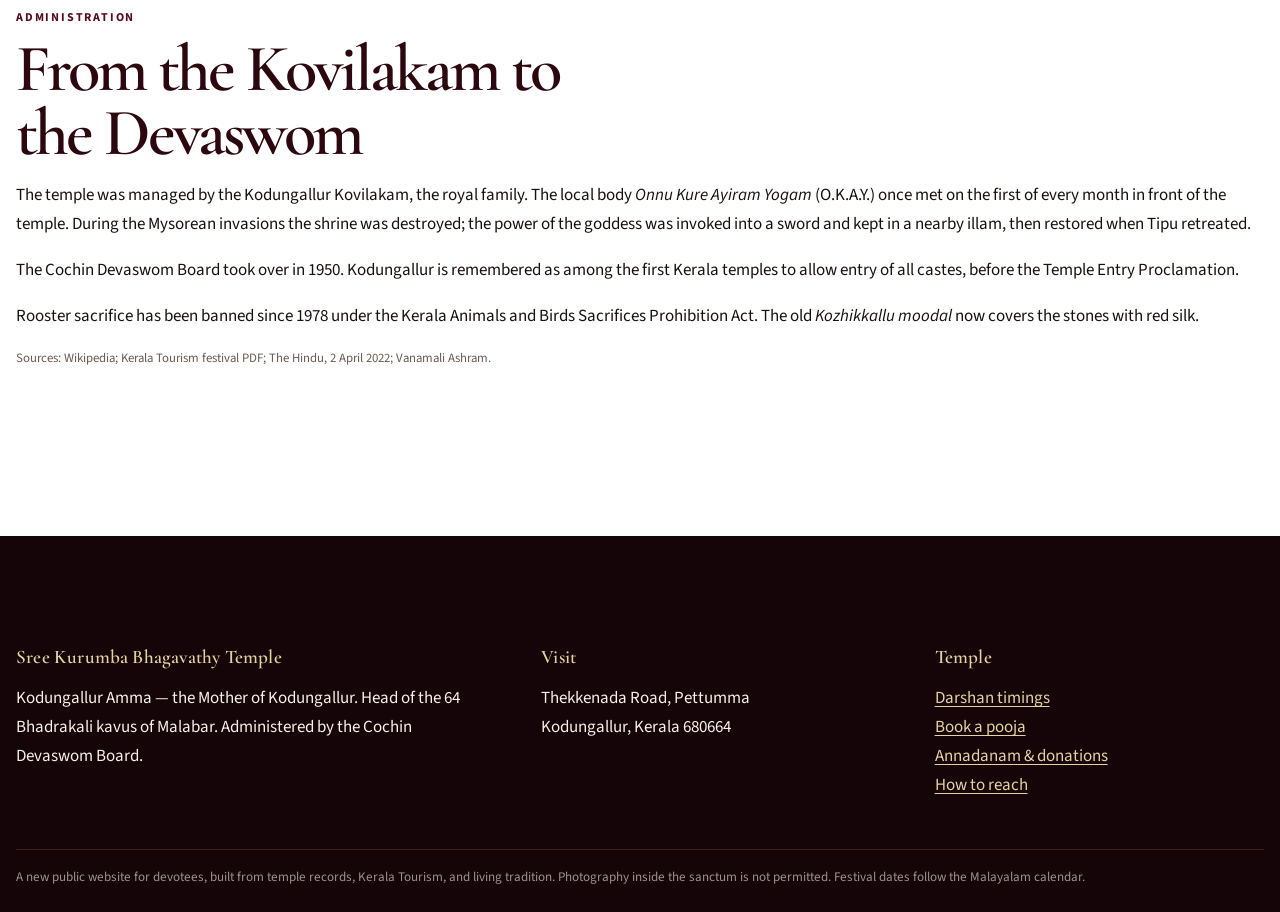
<file: history.html>
<!DOCTYPE html>
<html lang="en">
<head>
  <meta charset="utf-8">
  <meta name="viewport" content="width=device-width, initial-scale=1">
  <title>History &amp; legends — Kodungallur Sree Kurumba Bhagavathy Temple</title>
  <meta name="description" content="Parasurama and Darika, Kannagi and Cheran Senguttuvan, Adi Shankara’s chakras, and the living compound of Kodungallur Amma.">
  <script>
    (function () {
      var lang = localStorage.getItem("temple-lang") === "ml" ? "ml" : "en";
      document.documentElement.lang = lang;
      document.documentElement.classList.toggle("lang-ml", lang === "ml");
      document.documentElement.classList.add("i18n-wait");
    })();
  </script>
  <link rel="preconnect" href="https://fonts.googleapis.com">
  <link rel="preconnect" href="https://fonts.gstatic.com" crossorigin>
  <link href="https://fonts.googleapis.com/css2?family=Cormorant+Garamond:ital,wght@0,500;0,600;0,700;1,500&family=Noto+Sans+Malayalam:wght@400;600;700&family=Noto+Serif+Malayalam:wght@500;700&family=Source+Sans+3:wght@400;600;700&display=swap" rel="stylesheet">
  <link rel="stylesheet" href="css/styles.css">
</head>
<body data-page="history">
  <main id="main">
    <section class="page-banner">
      <img src="assets/images/kt-temple.jpg" alt="Kodungallur temple courtyard">
      <div class="wrap">
        <p class="eyebrow" data-i18n="hist.eyebrow">Itihasa · Sthalapurana</p>
        <h1 data-i18n="hist.h1">History &amp; legends</h1>
      </div>
    </section>

    <section class="section">
      <div class="wrap">
        <p class="kicker" data-i18n="hist.kicker.read">How to read these pages</p>
        <h2 data-i18n="hist.h2.older">A shrine older than any single story</h2>
        <p class="lede-body" data-i18n="hist.p.intro">Sree Kurumba Bhagavati Temple stands in Kodungallur, Thrissur district. It is dedicated to Bhadrakali — also Maha Kali, Durga, Adi Parashakti — known here as Sree Kurumba and Kodungallur Amma. It is counted as the head of 64 Bhadrakali kavus in Malabar and as one of the 13 Shakteya temples of Kerala.</p>
        <p class="note" data-i18n-html="hist.note.living">The two founding legends below are <strong>living tradition</strong>, not a court record. Kerala Tourism notes that historians disagree with a simple identification of the murti as Kannagi alone. Both stories are kept because devotees keep them.</p>
      </div>
    </section>

    <section class="section" id="darika" style="padding-top: 0;">
      <div class="wrap story">
        <img src="assets/images/evening-lamps.jpg" alt="Dusk lamps in a Kerala temple courtyard">
        <div>
          <p class="kicker" data-i18n="hist.kicker.first">First telling</p>
          <h2 data-i18n="hist.h2.darika">Parasurama, Darika, and the fiercest sister</h2>
          <p data-i18n="hist.p.darika1">After Parasurama created Kerala, the demon Darika (Darikan) began to torment him. Parasurama prayed to Shiva. Bhadrakali emerged from Shiva’s three eyes and slew the demon. Parasurama is believed to have built this temple and installed Parashakti herself.</p>
          <p data-i18n-html="hist.p.darika2">A related tradition says Parasurama seated four goddesses in the south: Balambika at Kanyakumari, <strong>Lokambika at Kodungallur</strong>, Hemambika at Palakkad, and Mookambika at Kollur. Of these, Kodungallur is the fiercest.</p>
          <p class="source" data-i18n="hist.src.darika">Sources: Wikipedia (Janam TV); Kerala Tourism Bharani festival note.</p>
        </div>
      </div>

      <div class="wrap story" id="kannagi">
        <img src="assets/images/kannagi.jpg" alt="Illustration of Kannagi with the broken anklet before a burning city">
        <div>
          <p class="kicker" data-i18n="hist.kicker.second">Second telling</p>
          <h2 data-i18n="hist.h2.kannagi">Kannagi comes north</h2>
          <p data-i18n-html="hist.p.kannagi1">Ilango Adigal’s Tamil epic <em>Silappatikaram</em> tells of Kannagi, whose husband Kovalan was executed in Madurai after a goldsmith framed him for stealing the queen’s anklet. Kannagi proved his innocence with the other anklet, tore off her left breast, and burned the city.</p>
          <p data-i18n-html="hist.p.kannagi2">She is believed to have come to the Chera country. King <strong>Senguttuvan (Cheran Chenguttuvan)</strong>, ruling from Kodungallur, moved her a furlong south of the present site and built a shrine. Consecration is described as Shakta — a thousand pots of toddy and a thousand chickens. Because of her power she was later installed at the present temple with Shiva facing south, Parashakti facing north, and Bhadrakali facing west.</p>
          <p data-i18n="hist.p.kannagi3">Tradition dates this to about 1,800 years ago. Kannagi is said to seek union with Bhadrakali in the sanctum. Before Kodungallur she gave darshan at Attukal, where women pacified her with pongala.</p>
          <p class="note" data-i18n-html="hist.note.kuduka">Devotees still offer a <em>kuduka</em> (anklet) and a sword to Amma. There is a separate Kannagi shrine in the compound, and a Kovalan shrine at Thiruvanchikulam.</p>
          <p class="source" data-i18n="hist.src.kannagi">Sources: Wikipedia; Kerala Tourism Muziris; Vanamali Ashram.</p>
        </div>
      </div>
    </section>

    <section class="section" style="background: var(--parchment);">
      <div class="wrap split">
        <div>
          <p class="kicker" data-i18n="hist.kicker.power">The power of the house</p>
          <h2 data-i18n="hist.h2.chakras">Adi Shankara’s chakras</h2>
          <p data-i18n="hist.p.chakras1">Adi Shankaracharya is believed to have consecrated the chakras that hold the temple’s power — accounts speak of three Sri Chakras or five chakras. The priest sits facing east and worships the yantras, which are covered with a gold lid. A door opposite them opens only on special days, or when the Raja of Kodungallur comes at dawn.</p>
          <p data-i18n="hist.p.chakras2">East of the sanctum is a granite chamber that has never been opened. Folk memory says it holds gifts of ancient kings, and that a passage once ran toward Thiruvanchikulam.</p>
        </div>
        <div class="frame">
          <img src="assets/images/official-temple.jpg" alt="Main Kerala roofs of Sree Kurumba temple">
        </div>
      </div>
    </section>

    <section class="section">
      <div class="wrap">
        <p class="kicker" data-i18n="hist.kicker.compound">The compound</p>
        <h2 data-i18n="hist.h2.kavu">Who else lives in the kavu</h2>
        <div class="compound mt-2">
          <article>
            <h3 data-i18n="hist.bh.h">Bhadrakali</h3>
            <p data-i18n="hist.bh.p">North-facing, jackfruit wood, eight arms. Yearly Chandattam protects the timber. Gold chains cover the body; the crown is compared to a Kathakali headpiece.</p>
          </article>
          <article>
            <h3 data-i18n="hist.sh.h">Shiva</h3>
            <p data-i18n="hist.sh.p">Beside the sanctum, without the usual Nandi. Puja is done first to Shiva, then to the goddess. Tradition says she herself ordered this.</p>
          </article>
          <article>
            <h3 data-i18n="hist.sm.h">Sapthamatrikas</h3>
            <p data-i18n="hist.sm.p">Western inner chamber: Brahmi, Maheswari, Vaishnavi, Varahi, Narasimhi, Kaumari, Aindri, Chamunda — facing north, lit by a single lamp.</p>
          </article>
          <article>
            <h3 data-i18n="hist.gv.h">Ganapati &amp; Veerabhadra</h3>
            <p data-i18n="hist.gv.p">Ganapati inside the main temple, facing east. Veerabhadra in a north-east chamber, facing west.</p>
          </article>
          <article>
            <h3 data-i18n="hist.vy.h">Vysoori / Vasuri mala</h3>
            <p data-i18n="hist.vy.p">Outer shrine for smallpox and contagious disease. Turmeric is rubbed on the walls. Rice bran is offered. Women still sell turmeric packets in the courtyard.</p>
          </article>
          <article>
            <h3 data-i18n="hist.ks.h">Kshetrapala &amp; the pond</h3>
            <p data-i18n="hist.ks.p">An unusually large gate-guardian on the east. About fifty metres away, the pushkarini — said to have been opened when the goddess struck the earth with her sword.</p>
          </article>
          <article>
            <h3 data-i18n="hist.th.h">64 Thiyya tharas</h3>
            <p data-i18n="hist.th.p">Sixty-four tharas of Thiyyar families from Malabar — mainly Kannur and Kozhikode — stand in the temple.</p>
          </article>
          <article>
            <h3 data-i18n="hist.pr.h">Priests</h3>
            <p data-i18n="hist.pr.p">Daily pujas are performed by Konkan priests from the Mangalore tradition. Namboodiri priests enter for the purification after Bharani.</p>
          </article>
        </div>
      </div>
    </section>

    <section class="section" style="background: #fff;">
      <div class="wrap">
        <p class="kicker" data-i18n="hist.kicker.admin">Administration</p>
        <h2 data-i18n="hist.h2.admin">From the Kovilakam to the Devaswom</h2>
        <p data-i18n-html="hist.p.admin1">The temple was managed by the Kodungallur Kovilakam, the royal family. The local body <em>Onnu Kure Ayiram Yogam</em> (O.K.A.Y.) once met on the first of every month in front of the temple. During the Mysorean invasions the shrine was destroyed; the power of the goddess was invoked into a sword and kept in a nearby illam, then restored when Tipu retreated.</p>
        <p data-i18n="hist.p.admin2">The Cochin Devaswom Board took over in 1950. Kodungallur is remembered as among the first Kerala temples to allow entry of all castes, before the Temple Entry Proclamation.</p>
        <p data-i18n-html="hist.p.admin3">Rooster sacrifice has been banned since 1978 under the Kerala Animals and Birds Sacrifices Prohibition Act. The old <em>Kozhikkallu moodal</em> now covers the stones with red silk.</p>
        <p class="source" data-i18n="hist.src.admin">Sources: Wikipedia; Kerala Tourism festival PDF; The Hindu, 2 April 2022; Vanamali Ashram.</p>
      </div>
    </section>
  </main>
  <script src="js/config.js"></script>
  <script src="js/i18n.js"></script>
  <script src="js/main.js"></script>
  <script src="js/chatbot.js"></script>
</body>
</html>
</file>
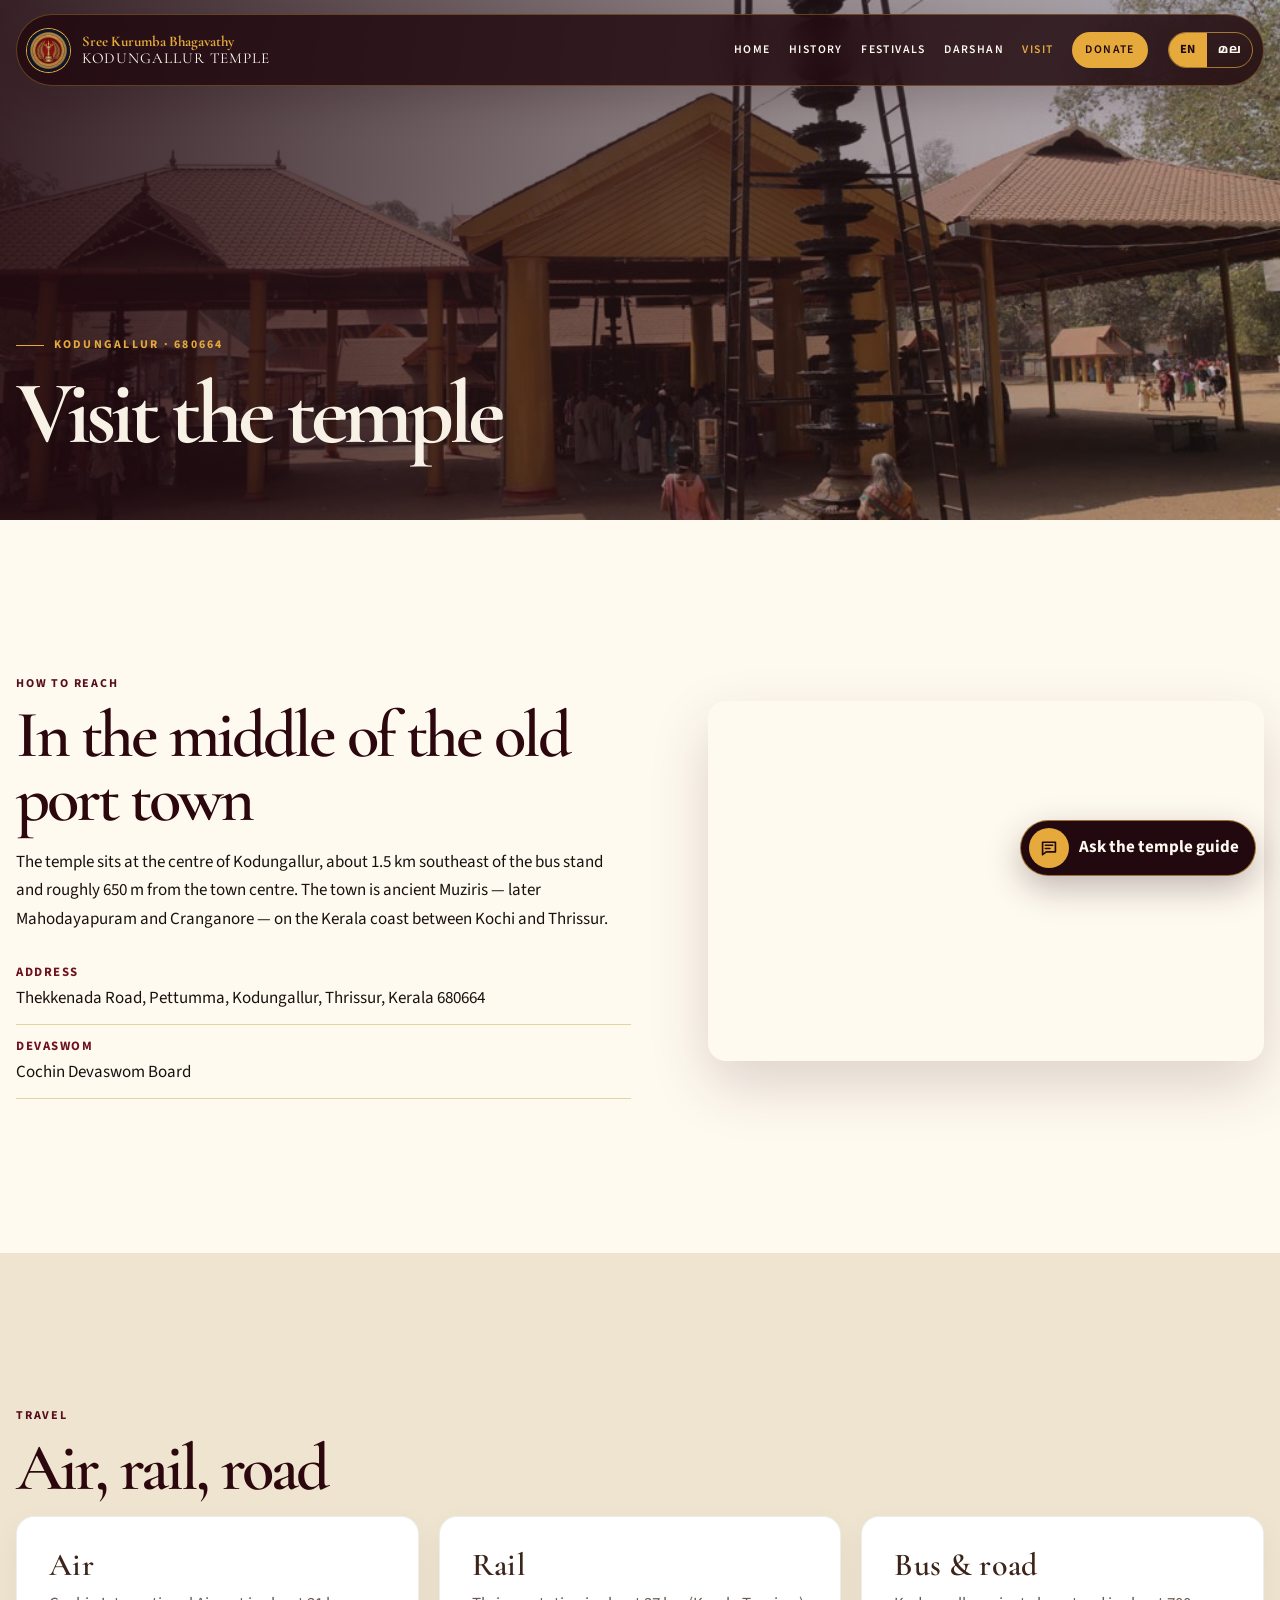
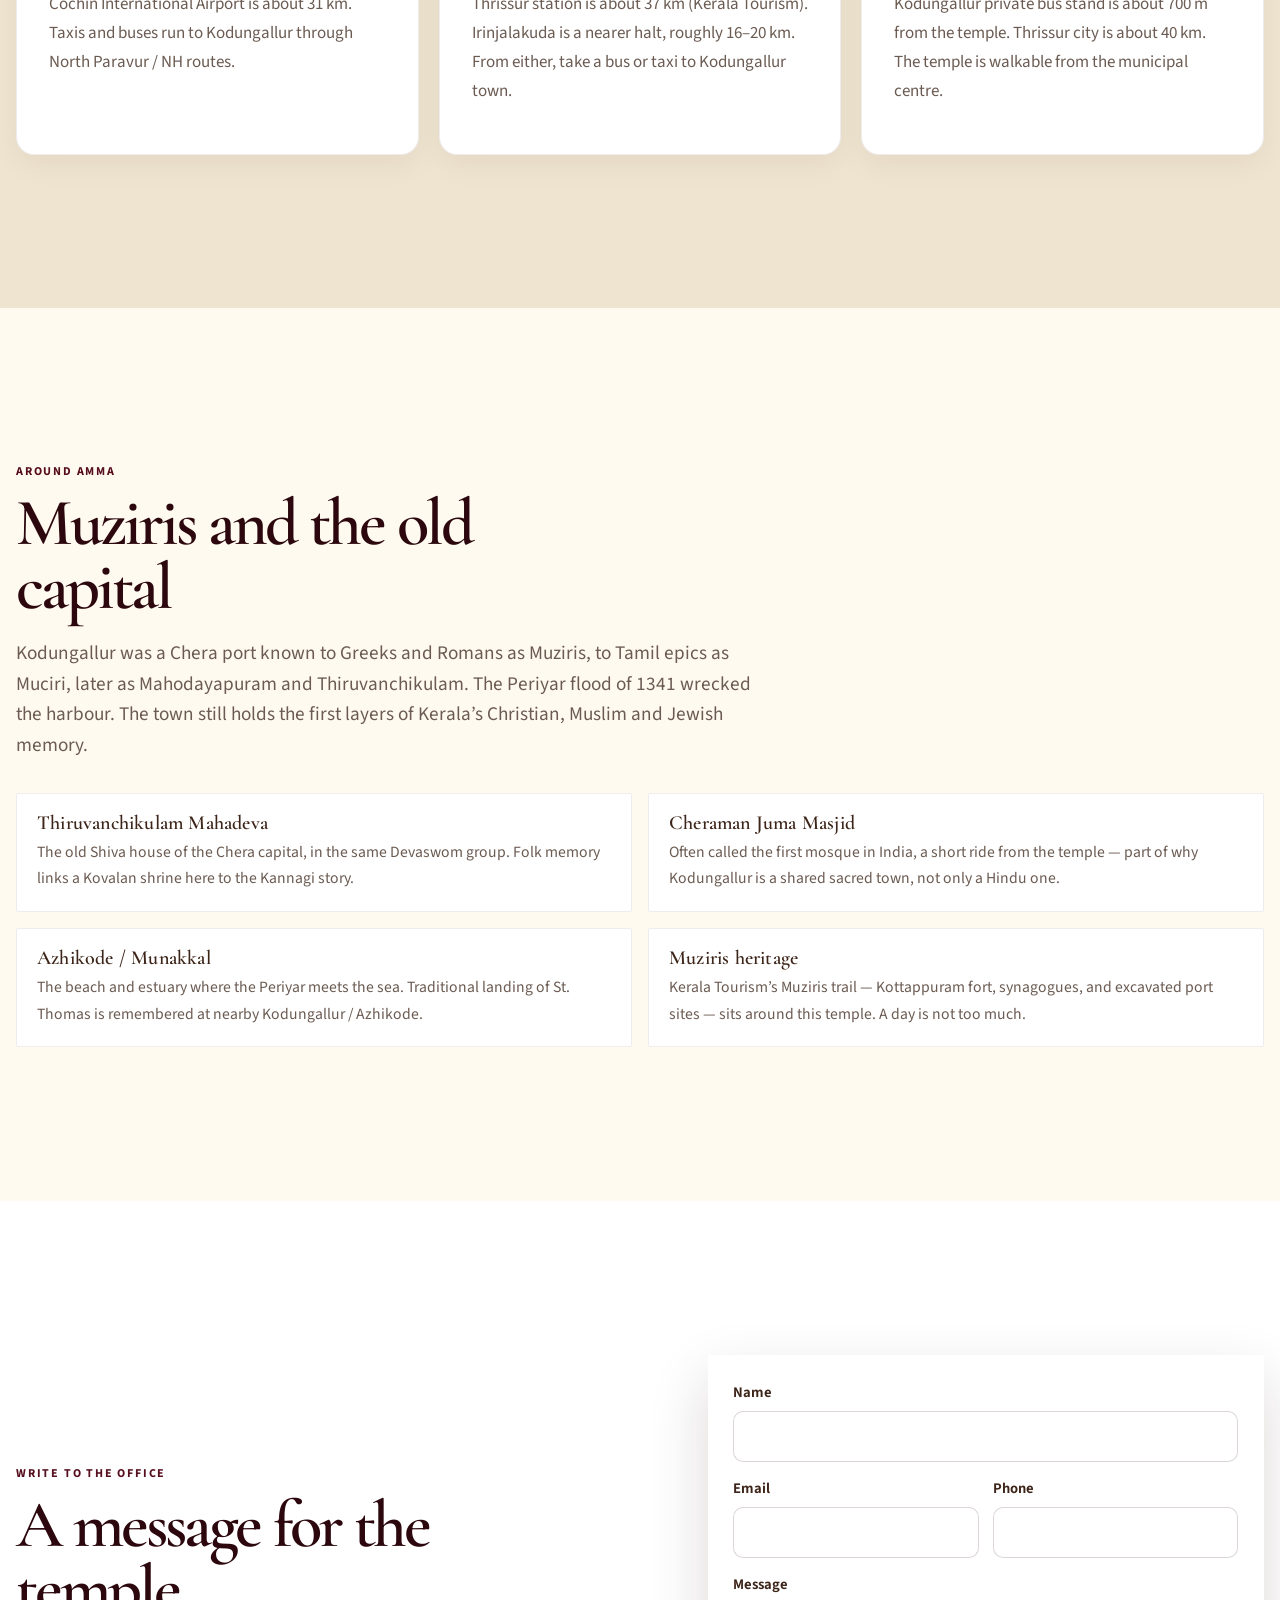
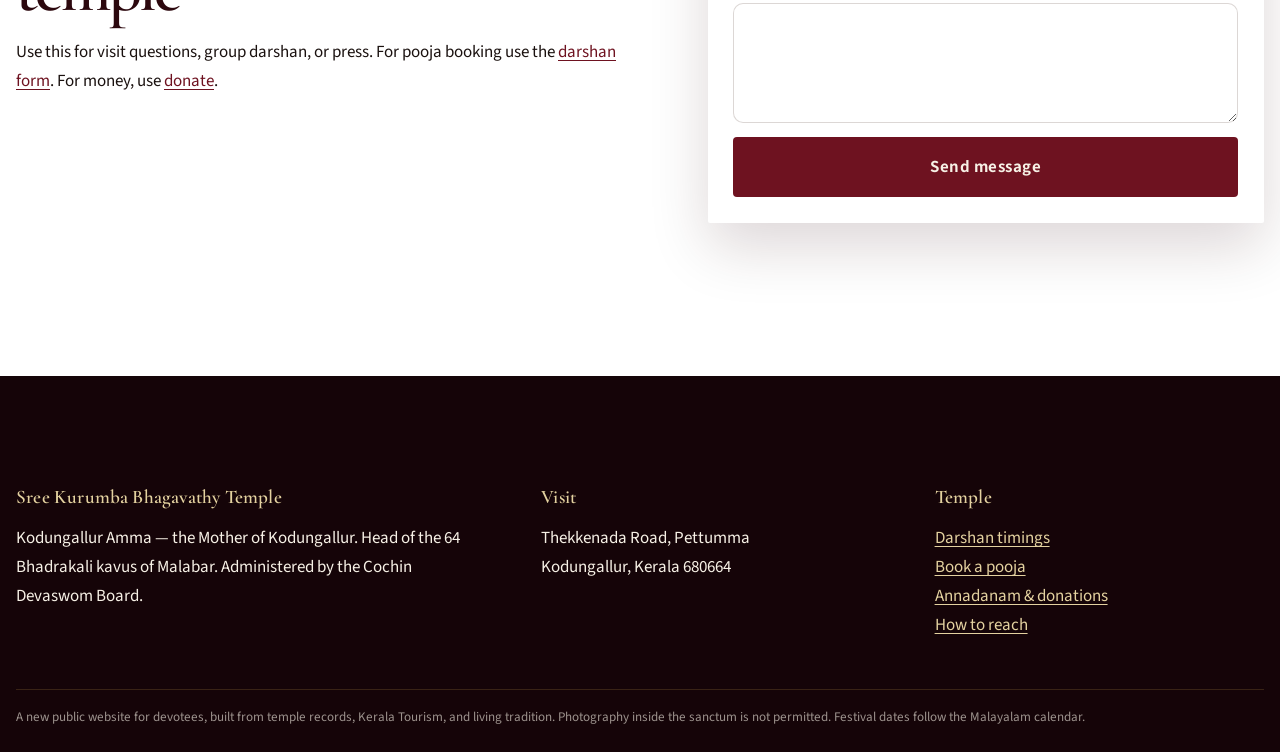
<file: visit.html>
<!DOCTYPE html>
<html lang="en">
<head>
  <meta charset="utf-8">
  <meta name="viewport" content="width=device-width, initial-scale=1">
  <title>Visit Kodungallur — Sree Kurumba Bhagavathy Temple</title>
  <meta name="description" content="How to reach Kodungallur Sree Kurumba Bhagavathy Temple, contact details, map, and nearby Muziris sites.">
  <script>
    (function () {
      var lang = localStorage.getItem("temple-lang") === "ml" ? "ml" : "en";
      document.documentElement.lang = lang;
      document.documentElement.classList.toggle("lang-ml", lang === "ml");
      document.documentElement.classList.add("i18n-wait");
    })();
  </script>
  <link rel="preconnect" href="https://fonts.googleapis.com">
  <link rel="preconnect" href="https://fonts.gstatic.com" crossorigin>
  <link href="https://fonts.googleapis.com/css2?family=Cormorant+Garamond:ital,wght@0,500;0,600;0,700;1,500&family=Noto+Sans+Malayalam:wght@400;600;700&family=Noto+Serif+Malayalam:wght@500;700&family=Source+Sans+3:wght@400;600;700&display=swap" rel="stylesheet">
  <link rel="stylesheet" href="css/styles.css">
</head>
<body data-page="visit">
  <main id="main">
    <section class="page-banner">
      <img src="assets/images/muziris-banner.jpg" alt="Lamp tower in the Kodungallur temple compound">
      <div class="wrap">
        <p class="eyebrow" data-i18n="vis.eyebrow">Kodungallur · 680664</p>
        <h1 data-i18n="vis.h1">Visit the temple</h1>
      </div>
    </section>

    <section class="section">
      <div class="wrap split">
        <div>
          <p class="kicker" data-i18n="vis.kicker.reach">How to reach</p>
          <h2 data-i18n="vis.h2.middle">In the middle of the old port town</h2>
          <p data-i18n="vis.p.intro">The temple sits at the centre of Kodungallur, about 1.5 km southeast of the bus stand and roughly 650 m from the town centre. The town is ancient Muziris — later Mahodayapuram and Cranganore — on the Kerala coast between Kochi and Thrissur.</p>
          <ul class="contact-list">
            <li><strong data-i18n="vis.addr.l">Address</strong><span data-i18n="vis.addr.v">Thekkenada Road, Pettumma, Kodungallur, Thrissur, Kerala 680664</span></li>
            <li><strong data-i18n="vis.dev.l">Devaswom</strong><span data-i18n="vis.dev.v">Cochin Devaswom Board</span></li>
          </ul>
        </div>
        <div>
          <iframe class="map-frame" data-i18n-title="vis.map" title="Map of Kodungallur Sree Kurumba Bhagavathy Temple" src="https://maps.google.com/maps?q=10.226833,76.198425&z=16&output=embed" loading="lazy" referrerpolicy="no-referrer-when-downgrade"></iframe>
        </div>
      </div>
    </section>

    <section class="section" style="background: var(--parchment);">
      <div class="wrap">
        <p class="kicker" data-i18n="vis.kicker.travel">Travel</p>
        <h2 data-i18n="vis.h2.travel">Air, rail, road</h2>
        <div class="cards">
          <article class="card">
            <div class="card-body">
              <h3 data-i18n="vis.air.h">Air</h3>
              <p data-i18n="vis.air.p">Cochin International Airport is about 31 km. Taxis and buses run to Kodungallur through North Paravur / NH routes.</p>
            </div>
          </article>
          <article class="card">
            <div class="card-body">
              <h3 data-i18n="vis.rail.h">Rail</h3>
              <p data-i18n="vis.rail.p">Thrissur station is about 37 km (Kerala Tourism). Irinjalakuda is a nearer halt, roughly 16–20 km. From either, take a bus or taxi to Kodungallur town.</p>
            </div>
          </article>
          <article class="card">
            <div class="card-body">
              <h3 data-i18n="vis.bus.h">Bus &amp; road</h3>
              <p data-i18n="vis.bus.p">Kodungallur private bus stand is about 700 m from the temple. Thrissur city is about 40 km. The temple is walkable from the municipal centre.</p>
            </div>
          </article>
        </div>
      </div>
    </section>

    <section class="section">
      <div class="wrap">
        <p class="kicker" data-i18n="vis.kicker.around">Around Amma</p>
        <h2 data-i18n="vis.h2.muziris">Muziris and the old capital</h2>
        <p class="lede-body" data-i18n="vis.p.muziris">Kodungallur was a Chera port known to Greeks and Romans as Muziris, to Tamil epics as Muciri, later as Mahodayapuram and Thiruvanchikulam. The Periyar flood of 1341 wrecked the harbour. The town still holds the first layers of Kerala’s Christian, Muslim and Jewish memory.</p>
        <div class="compound mt-2">
          <article>
            <h3 data-i18n="vis.tv.h">Thiruvanchikulam Mahadeva</h3>
            <p data-i18n="vis.tv.p">The old Shiva house of the Chera capital, in the same Devaswom group. Folk memory links a Kovalan shrine here to the Kannagi story.</p>
          </article>
          <article>
            <h3 data-i18n="vis.ch.h">Cheraman Juma Masjid</h3>
            <p data-i18n="vis.ch.p">Often called the first mosque in India, a short ride from the temple — part of why Kodungallur is a shared sacred town, not only a Hindu one.</p>
          </article>
          <article>
            <h3 data-i18n="vis.az.h">Azhikode / Munakkal</h3>
            <p data-i18n="vis.az.p">The beach and estuary where the Periyar meets the sea. Traditional landing of St. Thomas is remembered at nearby Kodungallur / Azhikode.</p>
          </article>
          <article>
            <h3 data-i18n="vis.mz.h">Muziris heritage</h3>
            <p data-i18n="vis.mz.p">Kerala Tourism’s Muziris trail — Kottappuram fort, synagogues, and excavated port sites — sits around this temple. A day is not too much.</p>
          </article>
        </div>
      </div>
    </section>

    <section class="section" id="contact" style="background: #fff;">
      <div class="wrap split">
        <div>
          <p class="kicker" data-i18n="vis.kicker.write">Write to the office</p>
          <h2 data-i18n="vis.h2.msg">A message for the temple</h2>
          <p data-i18n-html="vis.p.msg">Use this for visit questions, group darshan, or press. For pooja booking use the <a href="darshan.html#pooja">darshan form</a>. For money, use <a href="donate.html">donate</a>.</p>
        </div>
        <div class="form-card">
          <form data-i18n-confirm="vis.confirm" data-confirm="Received! Thank you. Your message has been recorded on this site.">
            <label><span data-i18n="form.name">Name</span> <input name="name" type="text" autocomplete="name" maxlength="150" pattern="[^0-9]*" data-no-digits required></label>
            <div class="form-row">
              <label><span data-i18n="form.email">Email</span> <input name="email" type="email" inputmode="email" autocomplete="email" maxlength="254" required></label>
              <label><span data-i18n="form.phone">Phone</span> <input name="phone" type="tel" inputmode="numeric" autocomplete="tel" maxlength="20" pattern="[0-9]+" data-digits-only></label>
            </div>
            <label><span data-i18n="form.message">Message</span> <textarea name="message" maxlength="5000" required></textarea></label>
            <button class="btn btn-blood" type="submit" data-i18n="form.send">Send message</button>
            <p class="form-success" role="status"></p>
            <p class="form-error" role="alert"></p>
          </form>
        </div>
      </div>
    </section>
  </main>
  <script src="js/config.js"></script>
  <script src="js/i18n.js"></script>
  <script src="js/main.js"></script>
  <script src="js/chatbot.js"></script>
</body>
</html>
</file>
<file: css/styles.css>
:root {
  --blood: #6e1220;
  --blood-deep: #2c080e;
  --blood-mid: #8d1a2c;
  --vermillion: #b42334;
  --gold: #c9a14a;
  --gold-soft: #e4d2a0;
  --gold-line: rgba(201, 161, 74, 0.45);
  --ivory: #f7f1e6;
  --parchment: #efe4cf;
  --paper: #fbf7ef;
  --ink: #1a110f;
  --teak: #3c2418;
  --ash: #6b5b52;
  --turmeric: #d4a017;
  --cream-glass: rgba(247, 241, 230, 0.92);
  --shadow: 0 24px 60px rgba(44, 8, 14, 0.16);
  --radius: 18px;
  --max: 1180px;
  --header: 84px;
}

*,
*::before,
*::after {
  box-sizing: border-box;
}

html {
  scroll-behavior: smooth;
}

body {
  margin: 0;
  color: var(--ink);
  background: var(--paper);
  font-family: "Source Sans 3", "Noto Sans Malayalam", sans-serif;
  font-size: 17px;
  line-height: 1.7;
  min-height: 100vh;
}

img {
  max-width: 100%;
  display: block;
}

a {
  color: var(--blood);
  text-decoration-thickness: 1px;
  text-underline-offset: 3px;
}

a:hover {
  color: var(--vermillion);
}

.skip {
  position: absolute;
  left: -999px;
  top: 0;
  background: var(--gold);
  color: var(--ink);
  padding: 0.6rem 1rem;
  z-index: 100;
}

.skip:focus {
  left: 1rem;
  top: 1rem;
}

/* Header */
.site-header {
  position: sticky;
  top: 0;
  z-index: 40;
  height: var(--header);
  display: flex;
  align-items: center;
  background: var(--cream-glass);
  backdrop-filter: blur(16px);
  border-bottom: 1px solid var(--gold-line);
}

.header-inner {
  width: min(var(--max), calc(100% - 2rem));
  margin: 0 auto;
  display: flex;
  align-items: center;
  gap: 1.2rem;
}

.nav {
  margin-left: auto;
}

.brand {
  display: flex;
  align-items: center;
  gap: 0.75rem;
  color: inherit;
  text-decoration: none;
  min-width: 0;
}

.brand img {
  width: 52px;
  height: 52px;
  border-radius: 50%;
  object-fit: cover;
  box-shadow: 0 0 0 2px var(--gold);
}

.brand-text {
  display: flex;
  flex-direction: column;
  line-height: 1.15;
}

.brand-ml {
  font-family: "Cormorant Garamond", serif;
  font-size: 0.92rem;
  color: var(--blood);
  font-weight: 700;
}

.brand-en {
  font-family: "Cormorant Garamond", serif;
  font-size: 0.95rem;
  letter-spacing: 0.06em;
  text-transform: uppercase;
  color: var(--teak);
}

.nav {
  display: flex;
  align-items: center;
  gap: 0.2rem 1.15rem;
}

.nav a {
  color: var(--teak);
  text-decoration: none;
  font-size: 0.92rem;
  letter-spacing: 0.04em;
  text-transform: uppercase;
  font-weight: 600;
}

.nav a:hover,
.nav a[aria-current="page"] {
  color: var(--blood);
}

.nav a.donate-link {
  background: var(--blood);
  color: var(--ivory);
  padding: 0.55rem 0.95rem;
  border-radius: 999px;
}

.nav a.donate-link:hover {
  background: var(--vermillion);
  color: #fff;
}

.header-tools {
  display: flex;
  align-items: center;
  gap: 0.55rem;
}

.lang-switch {
  display: inline-flex;
  border: 1px solid var(--gold);
  border-radius: 999px;
  overflow: hidden;
  background: #fff;
}

.lang-btn {
  border: 0;
  background: transparent;
  color: var(--teak);
  font: inherit;
  font-size: 0.78rem;
  font-weight: 700;
  letter-spacing: 0.04em;
  padding: 0.42rem 0.7rem;
  cursor: pointer;
}

.lang-btn[aria-pressed="true"] {
  background: var(--blood);
  color: var(--ivory);
}

.nav-toggle {
  display: none;
  border: 1px solid var(--gold);
  background: transparent;
  color: var(--blood);
  width: 44px;
  height: 44px;
  border-radius: 10px;
  font-size: 1.3rem;
}

html.lang-ml body {
  font-family: "Noto Sans Malayalam", "Source Sans 3", sans-serif;
  line-height: 1.85;
}

html.lang-ml h2,
html.lang-ml h3,
html.lang-ml h4,
html.lang-ml .page-banner h1,
html.lang-ml .fact b,
html.lang-ml .ritual b,
html.lang-ml .hero h1,
html.lang-ml .hero .lede,
html.lang-ml .brand-ml {
  font-family: "Noto Serif Malayalam", "Cormorant Garamond", serif;
}

html.lang-ml .nav a,
html.lang-ml .kicker,
html.lang-ml .eyebrow,
html.lang-ml .brand-en {
  text-transform: none;
  letter-spacing: 0.02em;
}

html.i18n-wait.lang-ml [data-i18n],
html.i18n-wait.lang-ml [data-i18n-html] {
  opacity: 0;
}

/* Hero */
.hero {
  position: relative;
  min-height: calc(100vh - var(--header));
  display: grid;
  align-items: end;
  color: var(--ivory);
  overflow: hidden;
}

.hero-media {
  position: absolute;
  inset: 0;
}

.hero-media img {
  width: 100%;
  height: 100%;
  object-fit: cover;
  object-position: center 60%;
}

.hero-media::after {
  content: "";
  position: absolute;
  inset: 0;
  background:
    linear-gradient(180deg, rgba(44, 8, 14, 0.15) 0%, rgba(44, 8, 14, 0.35) 40%, rgba(28, 6, 10, 0.88) 100%),
    radial-gradient(ellipse at 20% 80%, rgba(180, 35, 52, 0.25), transparent 50%);
}

.hero-content {
  position: relative;
  width: min(var(--max), calc(100% - 2rem));
  margin: 0 auto 4.5rem;
  z-index: 1;
}

.eyebrow {
  display: inline-flex;
  align-items: center;
  gap: 0.6rem;
  color: var(--gold-soft);
  letter-spacing: 0.22em;
  text-transform: uppercase;
  font-size: 0.74rem;
  font-weight: 700;
}

.eyebrow::before {
  content: "";
  width: 28px;
  height: 1px;
  background: var(--gold);
}

.hero h1 {
  font-family: "Cormorant Garamond", serif;
  font-weight: 700;
  font-size: clamp(2.4rem, 6vw, 5.1rem);
  line-height: 1.15;
  margin: 0.4rem 0 0.6rem;
  max-width: 16ch;
}

.hero .lede {
  font-family: "Cormorant Garamond", serif;
  font-size: clamp(1.25rem, 2.4vw, 1.85rem);
  max-width: 36rem;
  color: var(--gold-soft);
  margin: 0 0 1.6rem;
}

.hero-actions {
  display: flex;
  flex-wrap: wrap;
  gap: 0.8rem;
}

/* Buttons */
.btn {
  display: inline-flex;
  align-items: center;
  justify-content: center;
  gap: 0.45rem;
  border: 1px solid transparent;
  border-radius: 999px;
  padding: 0.8rem 1.25rem;
  font: inherit;
  font-weight: 650;
  letter-spacing: 0.03em;
  text-decoration: none;
  cursor: pointer;
}

.btn-gold {
  background: var(--gold);
  color: var(--blood-deep);
}

.btn-gold:hover {
  background: var(--gold-soft);
  color: var(--blood-deep);
}

.btn-ghost {
  background: transparent;
  color: var(--ivory);
  border-color: var(--gold-soft);
}

.btn-ghost:hover {
  background: rgba(255, 255, 255, 0.08);
  color: #fff;
}

.btn-blood {
  background: var(--blood);
  color: var(--ivory);
}

.btn-blood:hover {
  background: var(--vermillion);
  color: #fff;
}

.btn-outline {
  background: transparent;
  color: var(--blood);
  border-color: var(--gold);
}

.btn-outline:hover {
  background: var(--blood);
  color: var(--ivory);
}

/* Quick facts */
.facts {
  background: var(--blood-deep);
  color: var(--ivory);
}

.facts-grid {
  width: min(var(--max), calc(100% - 2rem));
  margin: 0 auto;
  display: grid;
  grid-template-columns: repeat(4, 1fr);
  gap: 0;
}

.fact {
  padding: 1.6rem 1.2rem;
  border-right: 1px solid rgba(201, 161, 74, 0.2);
}

.fact:last-child {
  border-right: 0;
}

.fact b {
  display: block;
  font-family: "Cormorant Garamond", serif;
  font-size: 1.45rem;
  color: var(--gold-soft);
  font-weight: 600;
}

.fact span {
  display: block;
  font-size: 0.88rem;
  color: rgba(247, 241, 230, 0.75);
}

/* Layout */
.section {
  padding: 5.2rem 0;
}

.section-tight {
  padding: 3.4rem 0;
}

.wrap {
  width: min(var(--max), calc(100% - 2rem));
  margin: 0 auto;
}

.kicker {
  color: var(--vermillion);
  letter-spacing: 0.2em;
  text-transform: uppercase;
  font-size: 0.75rem;
  font-weight: 700;
  margin: 0 0 0.55rem;
}

h2,
h3,
h4 {
  font-family: "Cormorant Garamond", serif;
  font-weight: 600;
  letter-spacing: 0.01em;
  line-height: 1.2;
}

h2 {
  font-size: clamp(2rem, 4vw, 3.15rem);
  margin: 0 0 1rem;
  color: var(--blood-deep);
}

h3 {
  font-size: 1.65rem;
  margin: 0 0 0.6rem;
  color: var(--teak);
}

.lede-body {
  font-size: 1.12rem;
  color: var(--ash);
  max-width: 46rem;
}

.split {
  display: grid;
  grid-template-columns: 1.05fr 0.95fr;
  gap: 3.2rem;
  align-items: center;
}

.split.reverse {
  grid-template-columns: 0.95fr 1.05fr;
}

.split.reverse .copy {
  order: 2;
}

.frame {
  position: relative;
}

.frame img {
  width: 100%;
  height: min(520px, 70vw);
  object-fit: cover;
  border-radius: var(--radius);
  box-shadow: var(--shadow);
}

.frame::before {
  content: "";
  position: absolute;
  inset: 16px -16px -16px 16px;
  border: 1px solid var(--gold);
  border-radius: var(--radius);
  z-index: -1;
}

.caption {
  margin-top: 0.7rem;
  font-size: 0.82rem;
  color: var(--ash);
  font-style: italic;
}

/* Cards */
.cards {
  display: grid;
  grid-template-columns: repeat(3, 1fr);
  gap: 1.25rem;
}

.card {
  background: #fff;
  border: 1px solid rgba(60, 36, 24, 0.08);
  border-radius: var(--radius);
  overflow: hidden;
  box-shadow: 0 10px 30px rgba(44, 8, 14, 0.05);
  display: flex;
  flex-direction: column;
}

.card img {
  width: 100%;
  height: 210px;
  object-fit: cover;
}

.card-body {
  padding: 1.3rem 1.35rem 1.5rem;
}

.card p {
  color: var(--ash);
  margin: 0 0 1rem;
}

.card .more {
  margin-top: auto;
  font-weight: 700;
  text-decoration: none;
  color: var(--blood);
}

/* Page banner */
.page-banner {
  position: relative;
  min-height: 340px;
  display: grid;
  align-items: end;
  color: var(--ivory);
}

.page-banner img {
  position: absolute;
  inset: 0;
  width: 100%;
  height: 100%;
  object-fit: cover;
}

.page-banner::after {
  content: "";
  position: absolute;
  inset: 0;
  background: linear-gradient(180deg, rgba(44, 8, 14, 0.25), rgba(28, 6, 10, 0.82));
}

.page-banner .wrap {
  position: relative;
  z-index: 1;
  padding-bottom: 2.6rem;
}

.page-banner h1 {
  font-family: "Cormorant Garamond", serif;
  font-size: clamp(2.4rem, 5vw, 4.2rem);
  margin: 0.3rem 0 0;
}

/* Stories / timeline */
.story {
  display: grid;
  grid-template-columns: 0.9fr 1.1fr;
  gap: 2.4rem;
  padding: 2.4rem 0;
  border-top: 1px solid var(--gold-line);
}

.story img {
  width: 100%;
  height: 320px;
  object-fit: cover;
  border-radius: var(--radius);
}

.note {
  background: var(--parchment);
  border-left: 3px solid var(--gold);
  padding: 1rem 1.15rem;
  color: var(--teak);
  font-size: 0.96rem;
}

/* Compound grid */
.compound {
  display: grid;
  grid-template-columns: repeat(2, 1fr);
  gap: 1rem;
}

.compound article {
  background: #fff;
  padding: 1.2rem 1.25rem;
  border-radius: 14px;
  border: 1px solid rgba(60, 36, 24, 0.08);
}

.compound h3 {
  font-size: 1.25rem;
  margin-bottom: 0.35rem;
}

.compound p {
  margin: 0;
  color: var(--ash);
  font-size: 0.98rem;
}

/* Timetable */
.timetable {
  width: 100%;
  border-collapse: collapse;
  background: #fff;
  border-radius: var(--radius);
  overflow: hidden;
  box-shadow: var(--shadow);
}

.timetable th,
.timetable td {
  text-align: left;
  padding: 0.85rem 1.1rem;
  border-bottom: 1px solid rgba(60, 36, 24, 0.08);
}

.timetable th {
  background: var(--blood-deep);
  color: var(--gold-soft);
  font-weight: 600;
  letter-spacing: 0.04em;
}

.timetable tr:last-child td {
  border-bottom: 0;
}

.timetable time {
  font-variant-numeric: tabular-nums;
  font-weight: 700;
  color: var(--blood);
}

/* Forms */
form {
  display: grid;
  gap: 0.9rem;
}

label {
  display: grid;
  gap: 0.35rem;
  font-size: 0.92rem;
  font-weight: 650;
  color: var(--teak);
}

input,
select,
textarea {
  font: inherit;
  padding: 0.75rem 0.85rem;
  border: 1px solid rgba(60, 36, 24, 0.18);
  border-radius: 10px;
  background: #fff;
  color: var(--ink);
}

textarea {
  min-height: 120px;
  resize: vertical;
}

.form-row {
  display: grid;
  grid-template-columns: 1fr 1fr;
  gap: 0.9rem;
}

.form-card {
  background: #fff;
  padding: 1.6rem;
  border-radius: var(--radius);
  box-shadow: var(--shadow);
}

.form-success {
  display: none;
  background: #e9f6ea;
  color: #1d5a2a;
  border: 1px solid #b7dfbb;
  padding: 0.9rem 1rem;
  border-radius: 10px;
  margin-top: 1rem;
  font-size: 0.95rem;
  line-height: 1.5;
}

.form-success.show {
  display: block;
}

.form-error {
  display: none;
  background: #fdf2f2;
  color: #9b1c1c;
  border: 1px solid #f8b4b4;
  padding: 0.9rem 1rem;
  border-radius: 10px;
  margin-top: 1rem;
  font-size: 0.95rem;
  line-height: 1.5;
}

.form-error.show {
  display: block;
}

button[type="submit"]:disabled {
  opacity: 0.65;
  cursor: not-allowed;
  filter: grayscale(30%);
}

/* Donate */
.donate-grid {
  display: grid;
  grid-template-columns: repeat(3, 1fr);
  gap: 1.2rem;
}

.donate-card {
  background: #fff;
  padding: 1.6rem;
  border-radius: var(--radius);
  border-top: 4px solid var(--gold);
  box-shadow: var(--shadow);
}

.amounts {
  display: flex;
  flex-wrap: wrap;
  gap: 0.5rem;
}

.amounts button {
  border: 1px solid var(--gold);
  background: transparent;
  color: var(--teak);
  border-radius: 999px;
  padding: 0.4rem 0.8rem;
  cursor: pointer;
  font: inherit;
}

.amounts button.active,
.amounts button:hover {
  background: var(--blood);
  color: #fff;
  border-color: var(--blood);
}

/* Visit */
.map-frame {
  width: 100%;
  min-height: 360px;
  border: 0;
  border-radius: var(--radius);
  box-shadow: var(--shadow);
}

.contact-list {
  list-style: none;
  padding: 0;
  margin: 0;
}

.contact-list li {
  padding: 0.7rem 0;
  border-bottom: 1px solid var(--gold-line);
}

.contact-list strong {
  display: block;
  color: var(--blood);
  font-size: 0.8rem;
  letter-spacing: 0.12em;
  text-transform: uppercase;
}

/* Festival ritual list */
.rituals {
  display: grid;
  gap: 1rem;
}

.ritual {
  display: grid;
  grid-template-columns: 140px 1fr;
  gap: 1rem;
  background: #fff;
  padding: 1.1rem 1.2rem;
  border-radius: 14px;
  border: 1px solid rgba(60, 36, 24, 0.08);
}

.ritual b {
  color: var(--blood);
  font-family: "Cormorant Garamond", serif;
  font-size: 1.2rem;
}

/* Band */
.band {
  background:
    linear-gradient(120deg, rgba(44, 8, 14, 0.82), rgba(110, 18, 32, 0.78)),
    url("../assets/images/evening-lamps.jpg") center/cover;
  color: var(--ivory);
}

.band h2 {
  color: var(--ivory);
}

.band p {
  color: var(--gold-soft);
}

/* Footer */
.site-footer {
  background: var(--blood-deep);
  color: var(--ivory);
  padding: 3.4rem 0 1.4rem;
}

.footer-grid {
  display: grid;
  grid-template-columns: 1.4fr 1fr 1fr;
  gap: 2rem;
}

.site-footer a {
  color: var(--gold-soft);
}

.site-footer h3 {
  color: var(--gold-soft);
  font-size: 1.2rem;
}

.tiny {
  margin-top: 2rem;
  padding-top: 1rem;
  border-top: 1px solid rgba(201, 161, 74, 0.2);
  color: rgba(247, 241, 230, 0.6);
  font-size: 0.82rem;
}

/* Deity portrait crop from official logo strip */
.deity {
  width: 220px;
  height: 280px;
  object-fit: cover;
  object-position: left center;
  border-radius: 12px;
  box-shadow: var(--shadow);
  background: #111;
}

/* Utility */
.muted {
  color: var(--ash);
}

.center {
  text-align: center;
}

.mb-0 {
  margin-bottom: 0;
}

.mt-2 {
  margin-top: 2rem;
}

.source {
  font-size: 0.8rem;
  color: var(--ash);
}

@media (max-width: 900px) {
  .facts-grid,
  .cards,
  .donate-grid,
  .split,
  .split.reverse,
  .story,
  .footer-grid,
  .compound,
  .form-row {
    grid-template-columns: 1fr;
  }

  .split.reverse .copy {
    order: 0;
  }

  .fact {
    border-right: 0;
    border-bottom: 1px solid rgba(201, 161, 74, 0.2);
  }

  .nav-toggle {
    display: inline-grid;
    place-items: center;
  }

  .header-tools {
    margin-left: auto;
  }

  .nav {
    display: none;
    position: absolute;
    top: var(--header);
    left: 0;
    right: 0;
    background: var(--ivory);
    padding: 1rem 1.2rem 1.3rem;
    flex-direction: column;
    align-items: stretch;
    border-bottom: 1px solid var(--gold-line);
    box-shadow: var(--shadow);
  }

  .nav.open {
    display: flex;
  }

  .nav a {
    padding: 0.55rem 0;
  }

  .nav a.donate-link {
    text-align: center;
  }

  .ritual {
    grid-template-columns: 1fr;
  }

  .hero {
    min-height: 78vh;
  }
}

/* 2026 editorial redesign */
:root {
  --plum: #21090f;
  --wine: #560e1e;
  --sun: #e5a93c;
  --mist: #fffaf0;
  --max: 1320px;
  --header: 96px;
}

body {
  background: var(--mist);
  font-family: "Cabinet Grotesk", "Source Sans 3", "Noto Sans Malayalam", sans-serif;
  overflow-x: hidden;
}

main { overflow-x: hidden; width: 100%; max-width: 100%; }

.site-header {
  position: fixed;
  width: min(1280px, calc(100% - 2rem));
  height: 72px;
  top: 14px;
  right: 0;
  left: 0;
  margin: 0 auto;
  transform: none;
  border: 1px solid rgba(229, 169, 60, .32);
  border-radius: 999px;
  background: rgba(33, 9, 15, .84);
  color: var(--mist);
  box-shadow: 0 12px 38px rgba(33, 9, 15, .22);
}

.header-inner { width: calc(100% - 1.2rem); }
.brand img { width: 43px; height: 43px; box-shadow: 0 0 0 1px var(--sun); }
.brand-en, .nav a { color: var(--mist); }
.brand-ml { color: var(--sun); }
.nav a { font-size: .73rem; letter-spacing: .12em; }
.nav a:hover, .nav a[aria-current="page"] { color: var(--sun); }
.nav a.donate-link { background: var(--sun); color: var(--plum); padding: .48rem .85rem; }
.lang-switch { border-color: rgba(229,169,60,.65); background: transparent; }
.lang-btn { color: var(--mist); }
.lang-btn[aria-pressed="true"] { background: var(--sun); color: var(--plum); }

.hero-editorial { min-height: 100svh; align-items: center; }
.hero-media img { filter: saturate(.78) contrast(1.12) brightness(.72); transform: scale(1.03); }
.hero-media::after { background: linear-gradient(90deg, rgba(20,4,9,.86) 0%, rgba(28,7,12,.55) 47%, rgba(20,4,9,.17) 100%), linear-gradient(0deg, rgba(20,4,9,.62), transparent 45%); }
.hero-content { margin: 6.5rem auto 0; align-self: center; }
.hero h1 { max-width: 72rem; font-size: clamp(3.25rem, 7vw, 7rem); line-height: .94; letter-spacing: -.055em; margin: .7rem 0 1.5rem; }
.hero h1 span { display: inline-block; }
.hero-image-word { width: clamp(4.2rem, 8vw, 7.8rem); height: .58em; margin: 0 .07em .04em; border-radius: 999px; background: url("../assets/images/evening-lamps.jpg") center/cover; vertical-align: middle; box-shadow: inset 0 0 0 2px rgba(255,250,240,.45); }
.hero .lede { max-width: 42rem; font-size: clamp(1.18rem, 2vw, 1.6rem); line-height: 1.36; color: #f2ddae; }
.eyebrow { color: var(--sun); letter-spacing: .19em; }
.eyebrow::before { background: var(--sun); }
.btn { border-radius: 4px; padding: .9rem 1.35rem; transition: transform .3s ease, background .3s ease, color .3s ease; }
.btn:hover { transform: translateY(-3px); }
.btn-gold { background: var(--sun); color: var(--plum); }
.btn-ghost { border-color: rgba(255,250,240,.65); }

.facts { position: relative; z-index: 2; margin: -1px auto 0; background: var(--plum); }
.facts-grid { width: min(1320px, calc(100% - 2rem)); }
.fact { padding: 2rem 1.5rem; border-right-color: rgba(229,169,60,.22); }
.fact b { font-family: "Cormorant Garamond", "Noto Serif Malayalam", serif; font-size: 1.72rem; color: var(--sun); }

.section { padding: clamp(6rem, 12vw, 11rem) 0; }
.wrap { width: min(1320px, calc(100% - 2rem)); }
.kicker { color: var(--wine); letter-spacing: .15em; }
h2, h3, h4 { font-family: "Cormorant Garamond", "Noto Serif Malayalam", serif; }
h2 { max-width: 18ch; font-size: clamp(2.8rem, 5.2vw, 5.5rem); line-height: .96; letter-spacing: -.045em; }
h3 { font-size: 2rem; line-height: 1; }
.lede-body { font-size: 1.2rem; line-height: 1.6; }
.split { gap: clamp(2rem, 6vw, 7rem); }
.frame img { height: min(640px, 68vw); border-radius: 2px; filter: saturate(.8) contrast(1.07); transition: transform .8s cubic-bezier(.2,.75,.25,1); }
.frame { overflow: hidden; }
.frame:hover img { transform: scale(1.055); }
.frame::before { inset: 14px -14px -14px 14px; border-radius: 0; }

.bento-grid { grid-auto-flow: dense; grid-template-columns: repeat(12, 1fr); gap: 1px; background: rgba(86,14,30,.18); }
.bento-grid .card { border: 0; border-radius: 0; box-shadow: none; min-height: 390px; background: #fffdf8; }
.bento-grid .card:nth-child(1) { grid-column: span 5; }
.bento-grid .card:nth-child(2) { grid-column: span 7; }
.bento-grid .card:nth-child(3) { grid-column: span 12; display: grid; grid-template-columns: .82fr 1.18fr; }
.bento-grid .card:nth-child(3) img { height: 100%; }
.card { transition: transform .45s ease, box-shadow .45s ease; }
.card:hover { transform: translateY(-8px); box-shadow: 0 22px 45px rgba(33,9,15,.13); }
.card img { transition: transform .7s cubic-bezier(.2,.75,.25,1), filter .5s ease; }
.card:hover img { transform: scale(1.06); filter: saturate(1.08); }
.card-body { padding: 2rem; }
.card .more { color: var(--wine); }

.band { background: linear-gradient(100deg, rgba(33,9,15,.96), rgba(86,14,30,.7)), url("../assets/images/evening-lamps.jpg") center/cover fixed; }
.band h2 { max-width: 11ch; font-size: clamp(3rem, 5.2vw, 5.8rem); }
.seva-section { background: radial-gradient(circle at 50% 130%, #e7bb62, transparent 48%), var(--plum); color: var(--mist); }
.seva-section h2 { margin-left: auto; margin-right: auto; color: var(--mist); max-width: 14ch; }
.seva-section .kicker, .seva-section .lede-body { color: #f1d89f; }
.seva-section .btn-blood { background: var(--sun); color: var(--plum); }

.page-banner { min-height: 520px; }
.page-banner::after { background: linear-gradient(100deg, rgba(33,9,15,.9), rgba(33,9,15,.18)); }
.page-banner .wrap { padding-bottom: 4rem; }
.page-banner h1 { max-width: 15ch; font-size: clamp(3.4rem, 7vw, 6.8rem); line-height: .94; letter-spacing: -.055em; }
.story { gap: 4rem; padding: 4rem 0; }
.story img { border-radius: 2px; }
.compound article, .donate-card, .form-card { border-radius: 2px; }
.timetable { border-radius: 2px; }
.site-footer { padding: 7rem 0 1.5rem; background: #150408; }
.footer-grid { gap: 4rem; }

@media (max-width: 900px) {
  .site-header { width: calc(100% - 1rem); height: 64px; top: 8px; right: 0; left: 0; margin: 0 auto; }
  .brand-en { display: none; }
  .nav { top: 72px; left: -.5rem; right: -.5rem; border-radius: 0 0 18px 18px; background: var(--plum); }
  .nav-toggle { border-color: var(--sun); color: var(--sun); }
  .hero-content { margin-top: 5rem; }
  .hero h1 { font-size: clamp(3.1rem, 15vw, 5.6rem); }
  .bento-grid { grid-template-columns: 1fr; }
  .bento-grid .card, .bento-grid .card:nth-child(n) { grid-column: auto; min-height: 0; display: flex; }
  .bento-grid .card:nth-child(3) img { height: 220px; }
  .section { padding: 5.5rem 0; }
}

/* Temple guide chatbot */
.sr-only {
  position: absolute;
  width: 1px;
  height: 1px;
  padding: 0;
  margin: -1px;
  overflow: hidden;
  clip: rect(0, 0, 0, 0);
  white-space: nowrap;
  border: 0;
}

.temple-chat {
  position: fixed;
  right: 1.5rem;
  bottom: 1.5rem;
  z-index: 80;
  font-family: "Source Sans 3", "Noto Sans Malayalam", sans-serif;
  line-height: 1.45;
}

.chat-launcher {
  display: flex;
  align-items: center;
  gap: .65rem;
  min-height: 52px;
  padding: .45rem 1rem .45rem .5rem;
  border: 1px solid rgba(229, 169, 60, .65);
  border-radius: 999px;
  background: var(--plum);
  color: var(--mist);
  box-shadow: 0 12px 34px rgba(33, 9, 15, .28);
  font: inherit;
  font-weight: 700;
  cursor: pointer;
  transition: transform .2s ease, box-shadow .2s ease, opacity .2s ease;
}

.chat-launcher:hover {
  transform: translateY(-2px);
  box-shadow: 0 16px 40px rgba(33, 9, 15, .34);
}

.chat-launcher-icon {
  display: grid;
  width: 40px;
  height: 40px;
  place-items: center;
  border-radius: 50%;
  background: var(--sun);
  color: var(--plum);
}

.chat-launcher svg,
.chat-form svg {
  width: 22px;
  fill: none;
  stroke: currentColor;
  stroke-linecap: round;
  stroke-linejoin: round;
  stroke-width: 1.8;
}

.chat-panel {
  position: absolute;
  right: 0;
  bottom: 4.25rem;
  display: grid;
  grid-template-rows: auto minmax(0, 1fr) auto auto auto;
  width: min(390px, calc(100vw - 2rem));
  height: min(620px, calc(100dvh - 7.5rem));
  overflow: hidden;
  border: 1px solid rgba(86, 14, 30, .18);
  border-radius: 14px;
  background: #fffdf8;
  color: var(--ink);
  box-shadow: 0 28px 70px rgba(33, 9, 15, .3);
  opacity: 0;
  visibility: hidden;
  pointer-events: none;
  transform: translateY(12px) scale(.98);
  transform-origin: bottom right;
  transition: opacity .2s ease, transform .2s ease, visibility .2s;
}

.temple-chat[data-open="true"] .chat-panel {
  opacity: 1;
  visibility: visible;
  pointer-events: auto;
  transform: translateY(0) scale(1);
}

.chat-header {
  display: grid;
  grid-template-columns: auto 1fr auto;
  align-items: center;
  gap: .75rem;
  padding: .9rem 1rem;
  background: var(--plum);
  color: var(--mist);
}

.chat-avatar {
  display: grid;
  width: 42px;
  height: 42px;
  place-items: center;
  border-radius: 50%;
  background: var(--sun);
  color: var(--plum);
  font-family: Georgia, serif;
  font-size: 1.15rem;
}

.chat-header h2 {
  margin: 0;
  color: var(--mist);
  font-family: "Cormorant Garamond", "Noto Serif Malayalam", serif;
  font-size: 1.35rem;
  line-height: 1.1;
  letter-spacing: 0;
}

.chat-header p {
  display: flex;
  align-items: center;
  gap: .4rem;
  margin: .18rem 0 0;
  color: rgba(255, 250, 240, .72);
  font-size: .75rem;
}

.chat-status-dot {
  width: 7px;
  height: 7px;
  border-radius: 50%;
  background: var(--sun);
  box-shadow: 0 0 0 3px rgba(229, 169, 60, .15);
}

.chat-close {
  display: grid;
  width: 40px;
  height: 40px;
  place-items: center;
  border: 0;
  border-radius: 50%;
  background: transparent;
  color: var(--mist);
  font: inherit;
  font-size: 1.65rem;
  cursor: pointer;
}

.chat-close:hover {
  background: rgba(255, 250, 240, .1);
}

.chat-messages {
  display: flex;
  flex-direction: column;
  gap: .8rem;
  min-height: 0;
  padding: 1rem;
  overflow-y: auto;
  overscroll-behavior: contain;
  background: #f8f0e3;
  scrollbar-color: rgba(86, 14, 30, .35) transparent;
}

.chat-message {
  width: fit-content;
  max-width: 88%;
  padding: .75rem .85rem;
  border-radius: 12px;
  font-size: .93rem;
  box-shadow: 0 2px 8px rgba(33, 9, 15, .06);
}

.chat-message p {
  margin: 0;
}

.chat-message-guide {
  align-self: flex-start;
  border: 1px solid rgba(86, 14, 30, .1);
  border-bottom-left-radius: 3px;
  background: #fffdf8;
}

.chat-message-user {
  align-self: flex-end;
  border-bottom-right-radius: 3px;
  background: var(--wine);
  color: var(--mist);
}

.chat-message a {
  display: inline-block;
  margin-top: .55rem;
  color: var(--wine);
  font-size: .85rem;
  font-weight: 700;
}

.chat-message a.chat-map-link {
  display: inline-flex;
  align-items: center;
  gap: .45rem;
  padding: .5rem .7rem;
  border-radius: 6px;
  background: var(--wine);
  color: #fff;
  text-decoration: none;
}

.chat-map-link:hover {
  background: var(--blood);
  color: #fff;
}

.chat-map-link svg {
  width: 18px;
  height: 18px;
  fill: none;
  stroke: currentColor;
  stroke-linecap: round;
  stroke-linejoin: round;
  stroke-width: 1.8;
}

.chat-suggestions {
  display: flex;
  gap: .45rem;
  padding: .7rem 1rem;
  overflow-x: auto;
  border-top: 1px solid rgba(86, 14, 30, .1);
  background: #fffdf8;
  scrollbar-width: none;
}

.chat-suggestions::-webkit-scrollbar {
  display: none;
}

.chat-suggestions button {
  flex: 0 0 auto;
  padding: .42rem .7rem;
  border: 1px solid rgba(86, 14, 30, .28);
  border-radius: 999px;
  background: transparent;
  color: var(--wine);
  font: inherit;
  font-size: .8rem;
  font-weight: 700;
  cursor: pointer;
}

.chat-suggestions button:hover {
  border-color: var(--wine);
  background: rgba(86, 14, 30, .06);
}

.chat-form {
  display: grid;
  grid-template-columns: 1fr auto;
  gap: .5rem;
  padding: .75rem 1rem .4rem;
  background: #fffdf8;
}

.chat-form input {
  min-width: 0;
  height: 44px;
  padding: 0 .85rem;
  border: 1px solid rgba(86, 14, 30, .24);
  border-radius: 8px;
  background: #fff;
  color: var(--ink);
  font: inherit;
  font-size: .9rem;
}

.chat-form button {
  display: grid;
  width: 44px;
  height: 44px;
  place-items: center;
  border: 0;
  border-radius: 8px;
  background: var(--wine);
  color: #fff;
  cursor: pointer;
}

.chat-disclaimer {
  margin: 0;
  padding: .2rem 1rem .65rem;
  background: #fffdf8;
  color: var(--ash);
  font-size: .7rem;
  line-height: 1.35;
}

.chat-typing {
  display: flex;
  gap: .25rem;
  padding-top: .85rem;
  padding-bottom: .85rem;
}

.chat-typing i {
  width: 6px;
  height: 6px;
  border-radius: 50%;
  background: var(--gold);
  animation: chat-pulse .9s infinite ease-in-out;
}

.chat-typing i:nth-child(2) { animation-delay: .14s; }
.chat-typing i:nth-child(3) { animation-delay: .28s; }

.chat-launcher:focus-visible,
.chat-close:focus-visible,
.chat-suggestions button:focus-visible,
.chat-form input:focus-visible,
.chat-form button:focus-visible {
  outline: 3px solid var(--sun);
  outline-offset: 2px;
}

@keyframes chat-pulse {
  0%, 60%, 100% { transform: translateY(0); opacity: .45; }
  30% { transform: translateY(-4px); opacity: 1; }
}

@media (max-width: 520px) {
  .temple-chat {
    right: .75rem;
    bottom: .75rem;
  }

  .chat-panel {
    position: fixed;
    inset: 0;
    width: 100%;
    height: 100dvh;
    max-height: none;
    border: 0;
    border-radius: 0;
    transform: translateY(16px);
  }

  .temple-chat[data-open="true"] .chat-launcher {
    opacity: 0;
    pointer-events: none;
  }
}

@media (prefers-reduced-motion: reduce) {
  .chat-launcher,
  .chat-panel {
    transition: none;
  }

  .chat-typing i {
    animation: none;
  }
}
</file>
